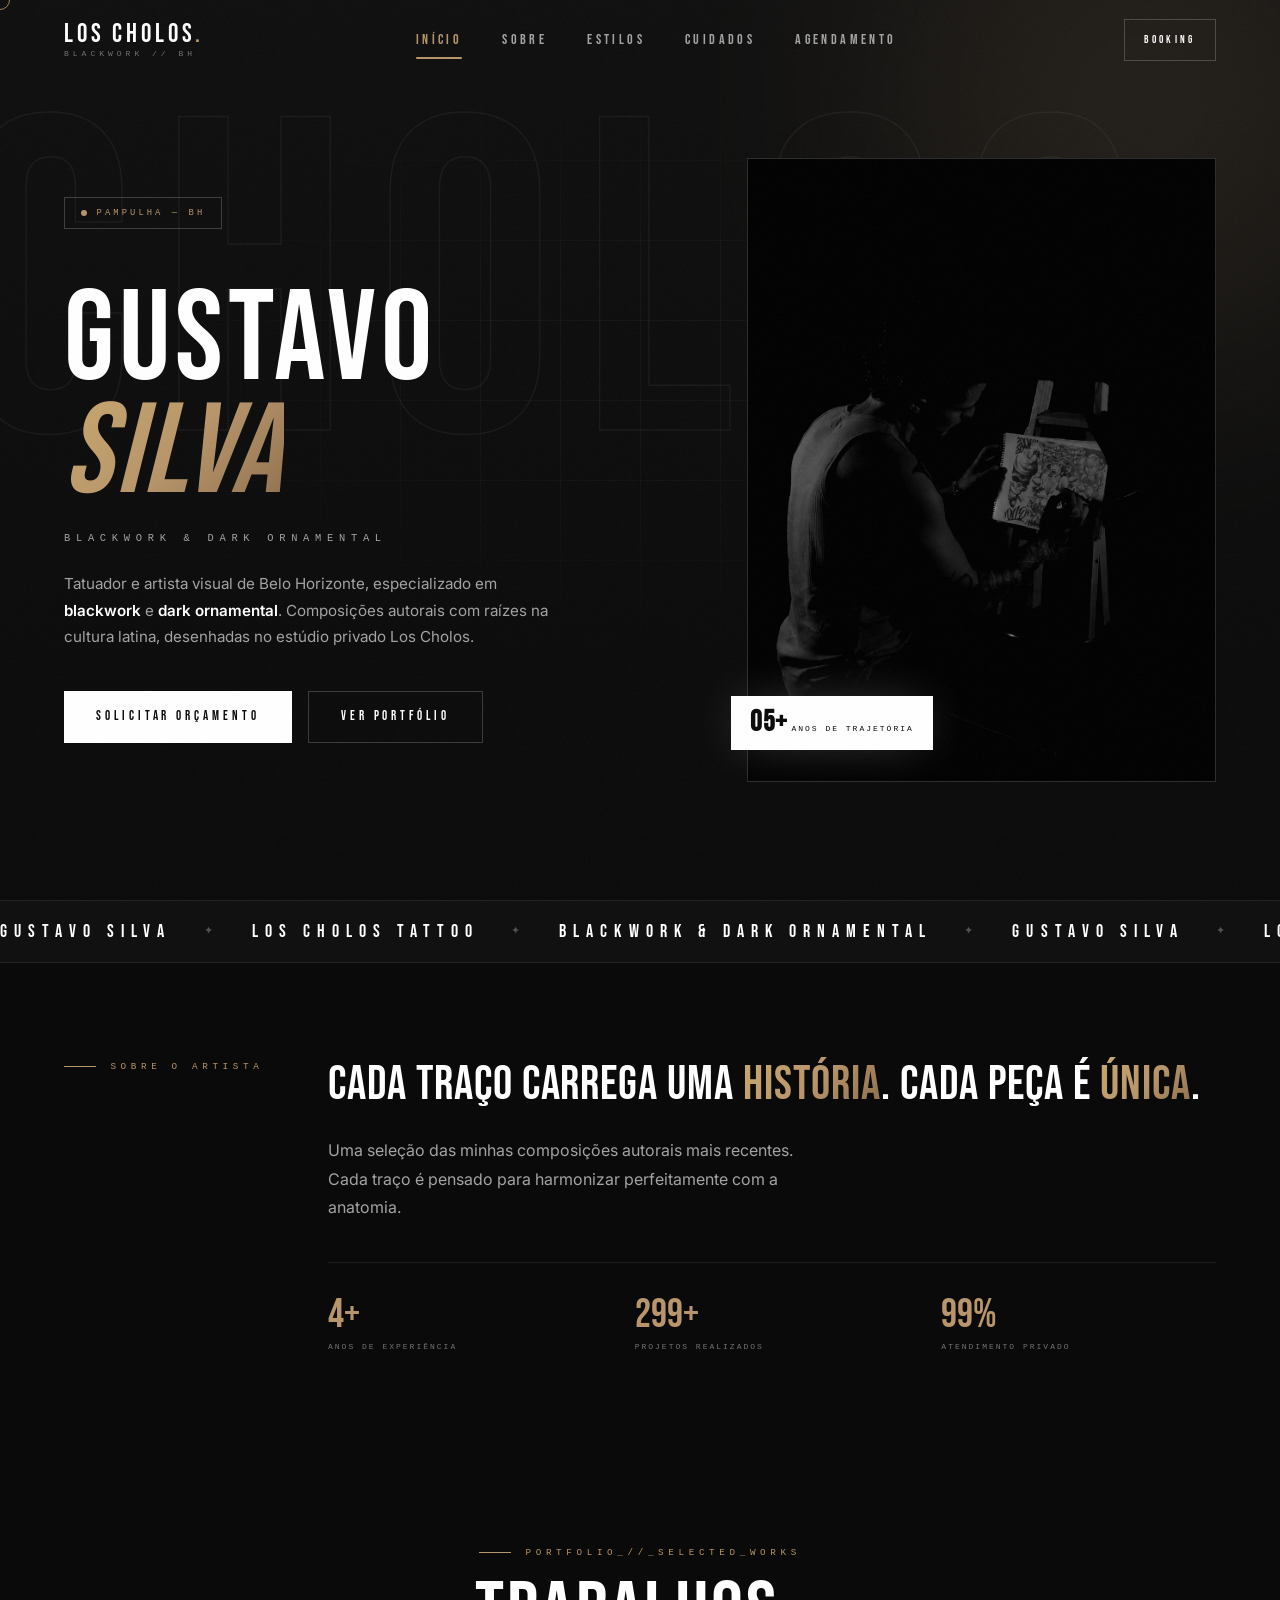
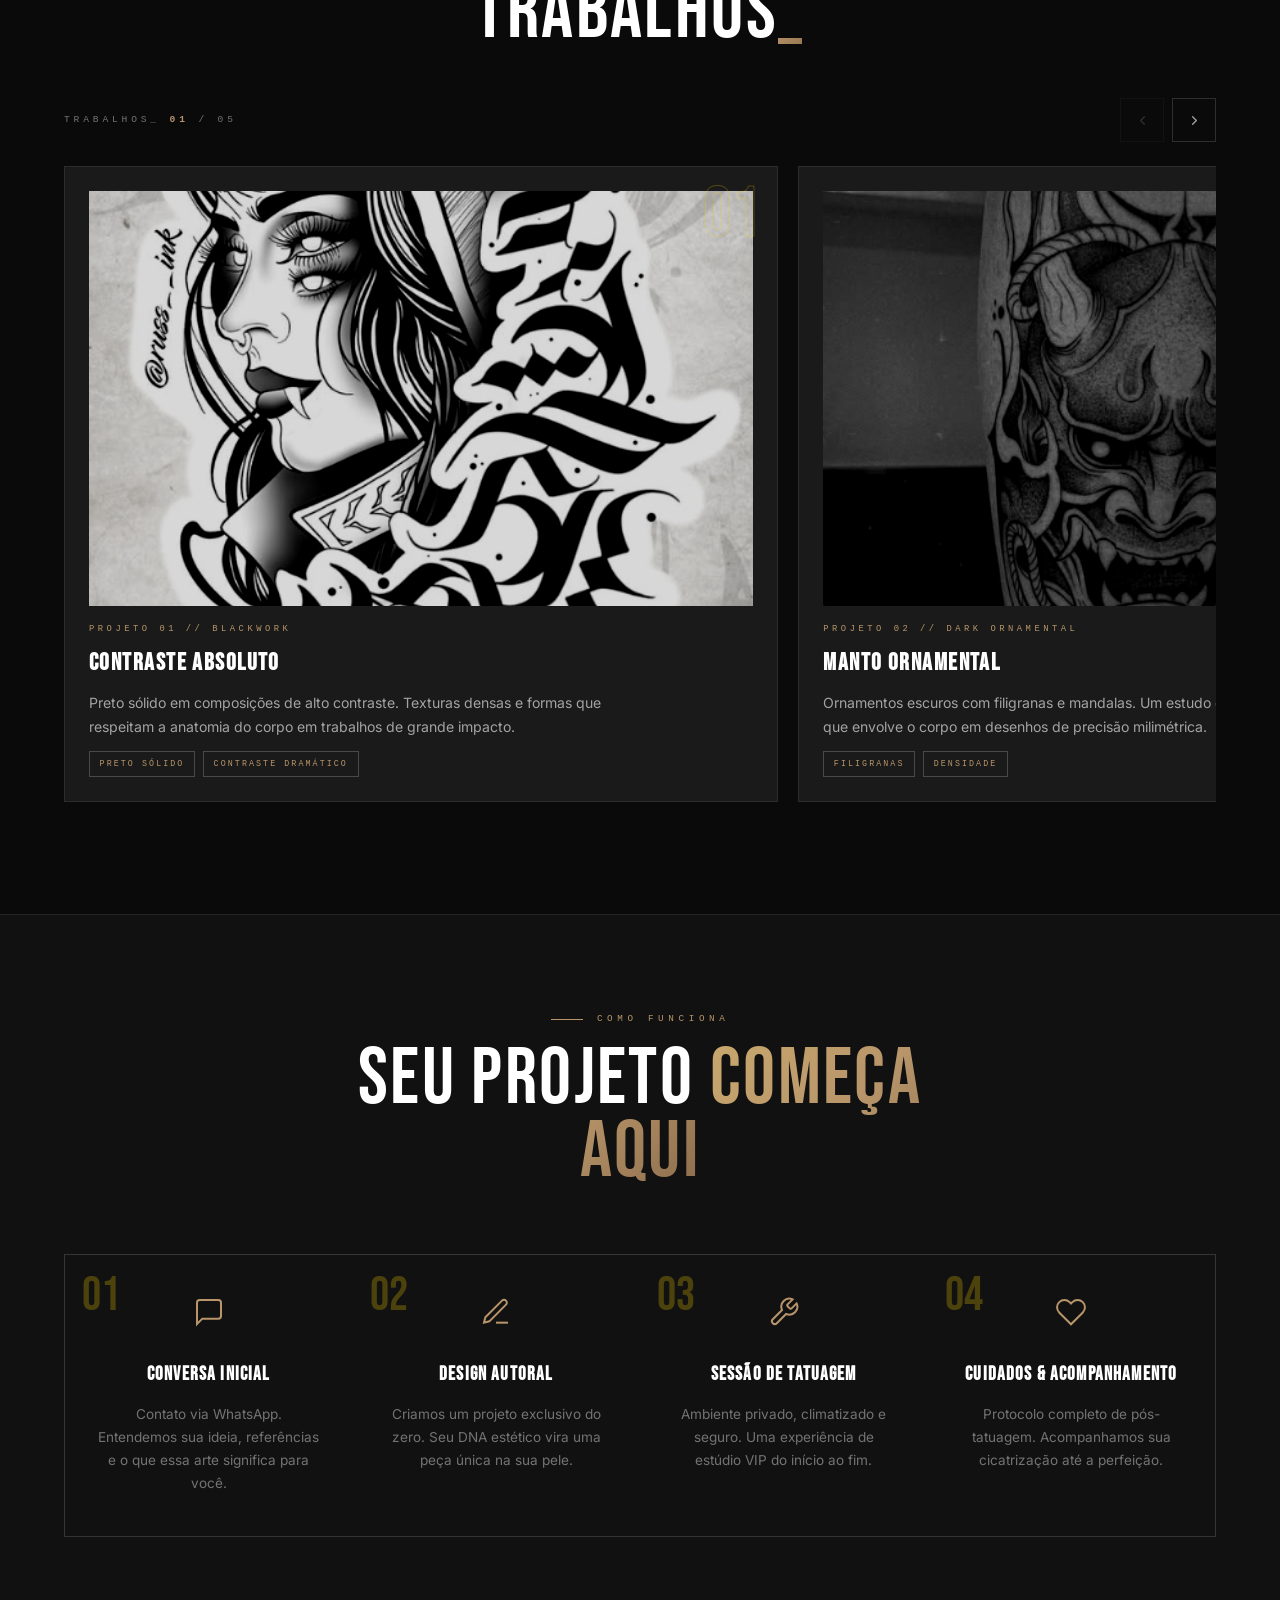
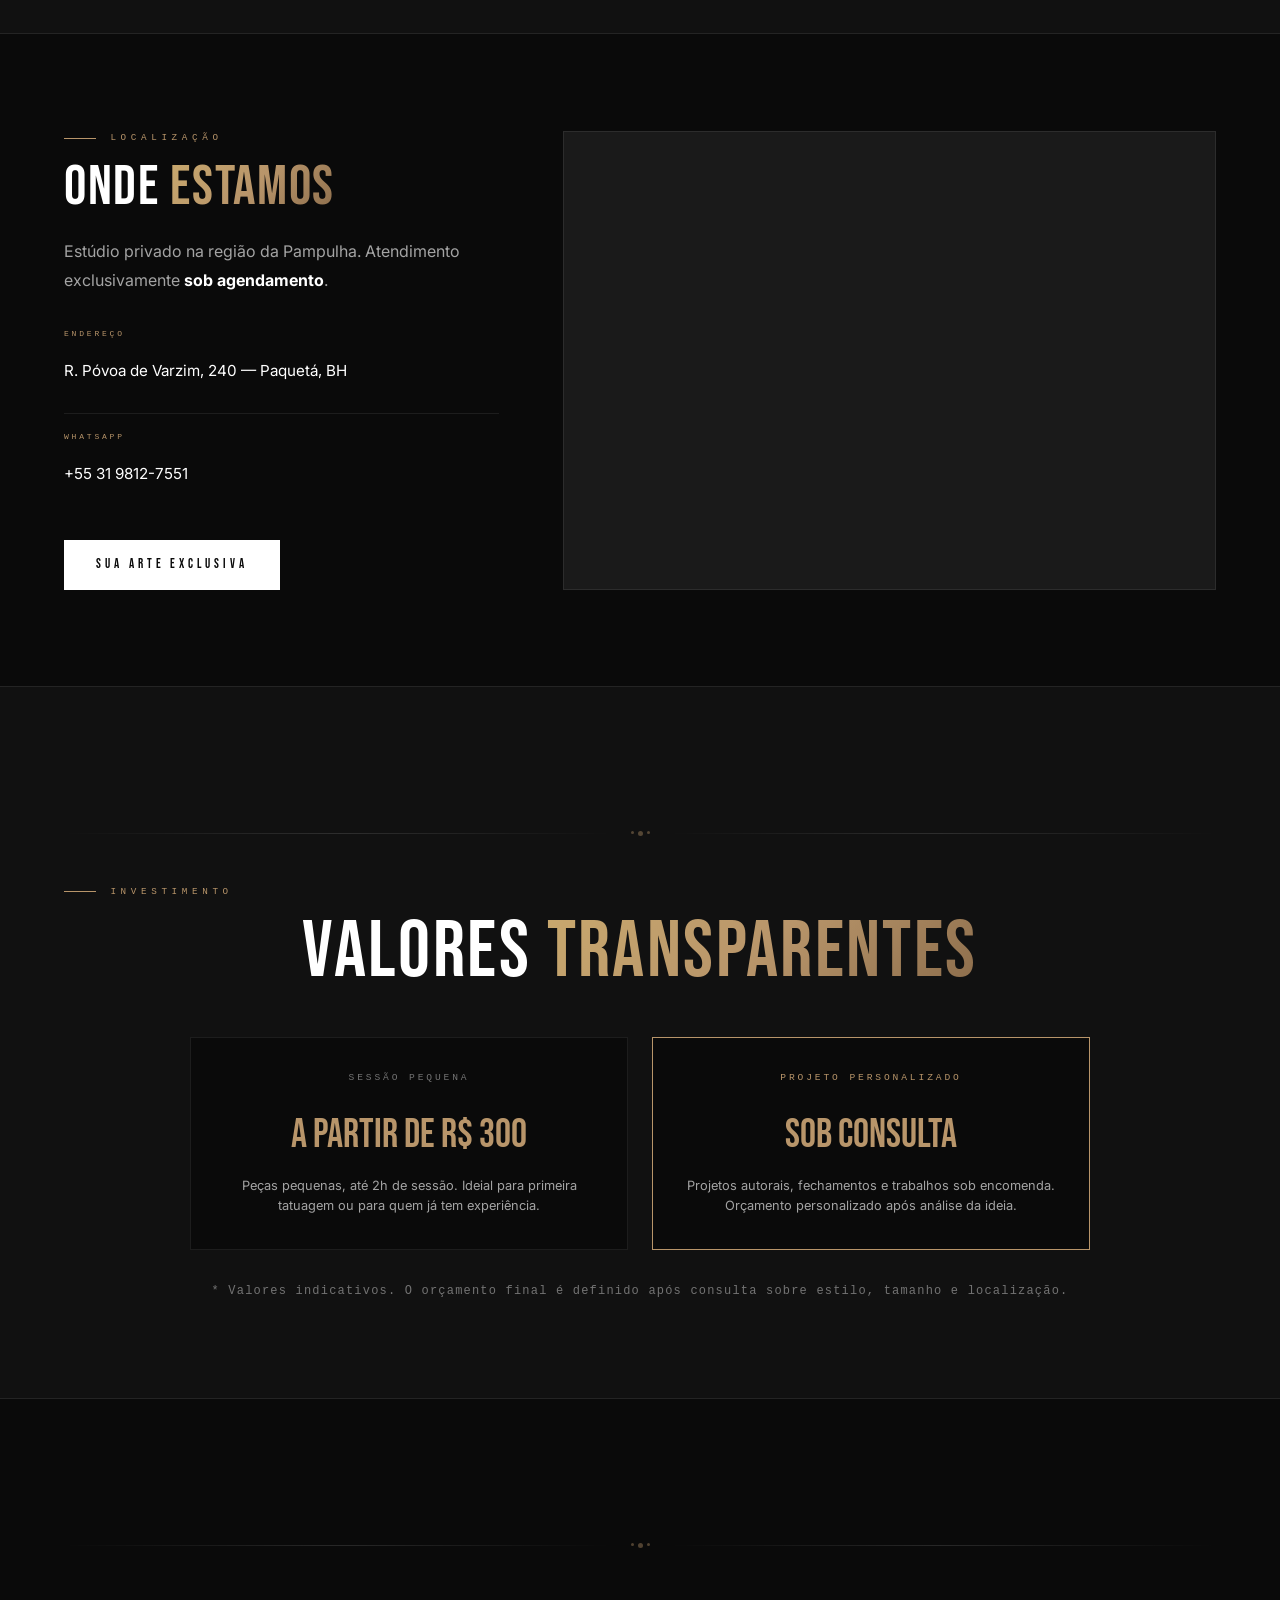
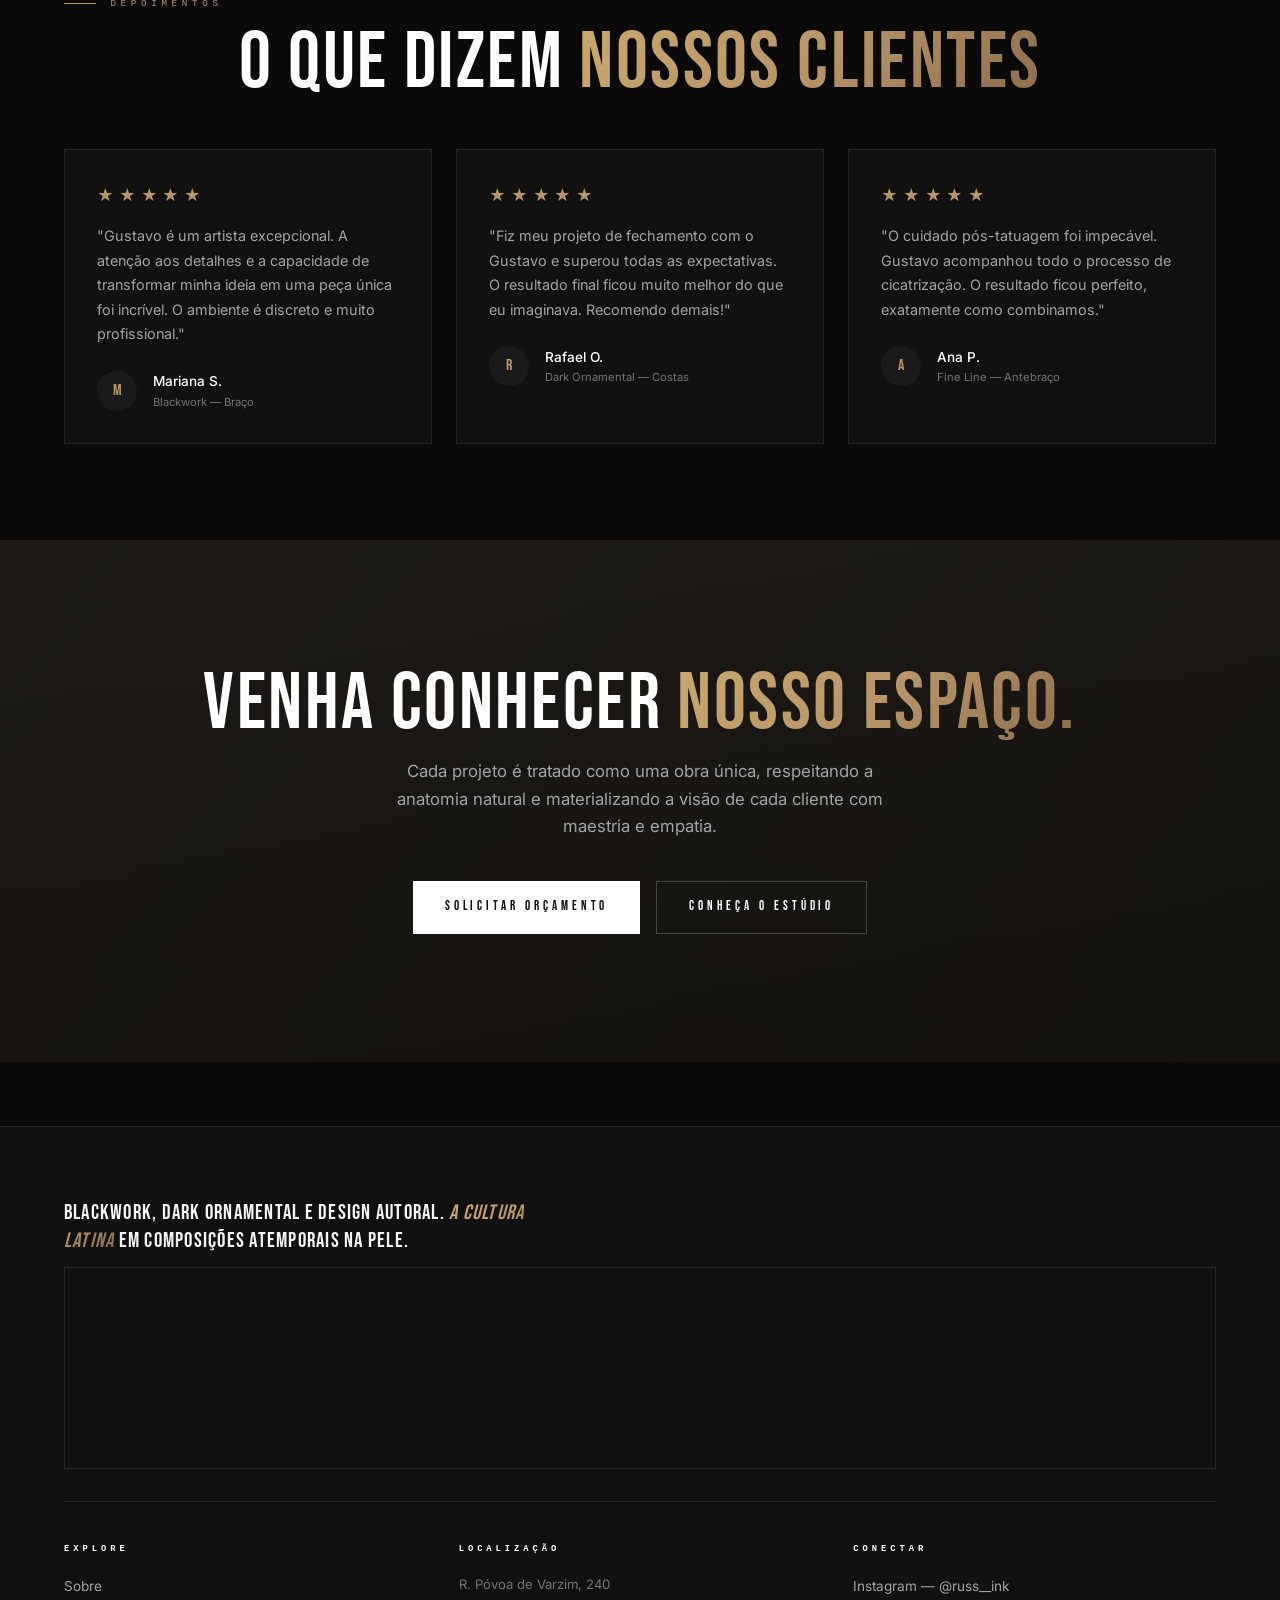
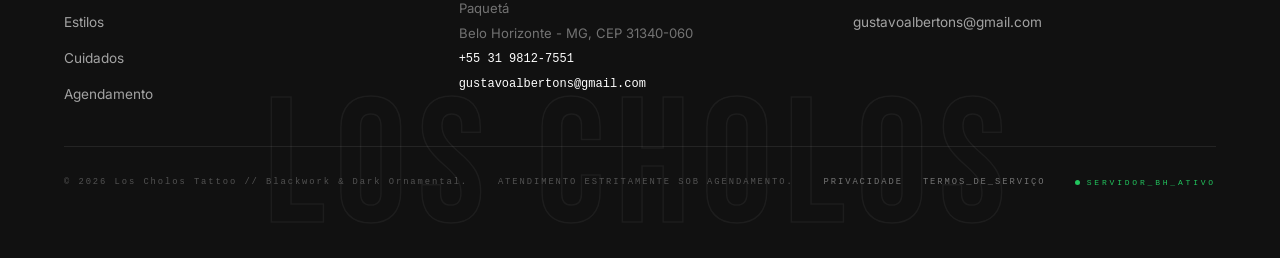
<file: index.html>
<!DOCTYPE html>
<html lang="pt-BR">
<head>
  <meta charset="UTF-8" />
  <meta name="viewport" content="width=device-width, initial-scale=1.0" />
  <title>Los Cholos Tattoo | Gustavo Silva — Blackwork & Dark Ornamental</title>
  <meta name="description" content="Estúdio privado de tatuagem em Belo Horizonte. Gustavo Silva, especialista em blackwork e dark ornamental. Cultura latina e design autoral. Atendimento sob agendamento." />
  <link rel="icon" href="img/logo-russ.png" />
  <link rel="preconnect" href="https://fonts.googleapis.com">
  <link rel="preconnect" href="https://fonts.gstatic.com" crossorigin>
  <link rel="stylesheet" href="https://fonts.googleapis.com/css2?family=Bebas+Neue&family=Inter:wght@300;400;500;600;700&display=swap" />
  <link rel="stylesheet" href="css/style.css" />
</head>
<body data-page="home">

  <!-- ================= SMOKE CANVAS ================= -->
  <canvas id="smoke-canvas"></canvas>

  <!-- ================= HERO ================= -->
  <section class="hero">
    <span class="watermark wm-hero">CHOLOS</span>
    <span class="grid-bg"></span>
    <span class="blob" style="width:520px;height:520px;top:-160px;right:-120px"></span>

    <div class="container">
      <div class="hero-inner">
        <div>
          <div class="badge hero-badge reveal"><span class="dot"></span> PAMPULHA — BH</div>
          <h1 class="h-hero reveal" style="--rd:.1s">Gustavo<br /><span class="grad ital">Silva</span></h1>
          <div class="hero-sub reveal" style="--rd:.2s">Blackwork &amp; Dark Ornamental</div>
          <p class="hero-bio reveal" style="--rd:.3s">
            Tatuador e artista visual de Belo Horizonte, especializado em <strong>blackwork</strong> e <strong>dark ornamental</strong>. Composições autorais com raízes na cultura latina, desenhadas no estúdio privado Los Cholos.
          </p>
          <div class="hero-cta reveal" style="--rd:.4s">
            <a class="btn" data-wa="Olá Gustavo, gostaria de solicitar um orçamento!" target="_blank" rel="noopener">Solicitar Orçamento</a>
            <a class="btn btn-outline" href="estilos.html">Ver Portfólio</a>
          </div>
        </div>

        <div class="hero-visual reveal" style="--rd:.2s">
          <div class="hero-img-wrap frame">
            <img class="hero-img" src="img/artista.png" alt="Gustavo Silva — Tatuador" />
          </div>
          <div class="float-badge">
            <b>05+</b>
            <span>Anos de Trajetória</span>
          </div>
        </div>
      </div>
    </div>
  </section>

  <!-- ================= MARQUEE ================= -->
  <div class="marquee" aria-hidden="true">
    <div class="marquee-track">
      <div class="marquee-group" style="display:flex">
        <span class="marquee-item"><em>Gustavo Silva</em> <span class="star">✦</span> <em>Los Cholos Tattoo</em> <span class="star">✦</span> <em>Blackwork &amp; Dark Ornamental</em> <span class="star">✦</span></span>
        <span class="marquee-item"><em>Gustavo Silva</em> <span class="star">✦</span> <em>Los Cholos Tattoo</em> <span class="star">✦</span> <em>Blackwork &amp; Dark Ornamental</em> <span class="star">✦</span></span>
      </div>
    </div>
  </div>

  <!-- ================= INTRO TEXT ================= -->
  <section class="section intro-section">
    <div class="container">
      <div class="intro-grid">
        <div class="intro-left reveal">
          <span class="eyebrow">Sobre o Artista</span>
        </div>
        <div class="intro-right">
          <h2 class="intro-title reveal" style="--rd:.1s">
            Cada traço carrega uma <span class="grad">história</span>. Cada peça é <span class="grad">única</span>.
          </h2>
          <p class="intro-text reveal" style="--rd:.2s">
            Uma seleção das minhas composições autorais mais recentes. Cada traço é pensado para harmonizar perfeitamente com a anatomia.
          </p>
          <div class="intro-stats reveal" style="--rd:.3s">
            <div class="intro-stat">
              <span class="intro-stat-num" data-count="5" data-suffix="+">0</span>
              <span class="intro-stat-label">Anos de Experiência</span>
            </div>
            <div class="intro-stat">
              <span class="intro-stat-num" data-count="300" data-suffix="+">0</span>
              <span class="intro-stat-label">Projetos Realizados</span>
            </div>
            <div class="intro-stat">
              <span class="intro-stat-num" data-count="100" data-suffix="%">0</span>
              <span class="intro-stat-label">Atendimento Privado</span>
            </div>
          </div>
        </div>
      </div>
    </div>
  </section>

  <!-- ================= FEATURED WORK ================= -->
  <section class="section featured-section">
    <div class="container">
      <div class="featured-header">
        <span class="eyebrow reveal">Portfolio_//_Selected_Works</span>
        <h2 class="h-section reveal" style="--rd:.1s;margin-top:1rem">
          Trabalhos<span class="grad">_</span>
        </h2>
      </div>
      
      <div class="slider reveal" id="projects-slider" data-slider>
        <div class="slider-head">
          <span class="slider-count">Trabalhos_ <b data-slider-current>01</b> / 05</span>
          <div class="slider-nav">
            <button class="slider-btn" data-slider-prev aria-label="Anterior"><svg viewBox="0 0 24 24" fill="none" stroke="currentColor" stroke-width="2" stroke-linecap="round" stroke-linejoin="round"><path d="m15 18-6-6 6-6"/></svg></button>
            <button class="slider-btn" data-slider-next aria-label="Próximo"><svg viewBox="0 0 24 24" fill="none" stroke="currentColor" stroke-width="2" stroke-linecap="round" stroke-linejoin="round"><path d="m9 18 6-6-6-6"/></svg></button>
          </div>
        </div>
        <div class="slider-viewport" data-slider-viewport></div>
      </div>
    </div>
  </section>

  <!-- ================= PROCESSO ================= -->
  <section class="section process-section" style="background:var(--bg-2);border-top:1px solid var(--line);border-bottom:1px solid var(--line)">
    <div class="container">
      <div class="process-header">
        <span class="eyebrow reveal" style="justify-content:center">Como Funciona</span>
        <h2 class="h-section reveal" style="--rd:.1s;margin-top:1rem;text-align:center">
          Seu Projeto <span class="grad">Começa Aqui</span>
        </h2>
      </div>
      
      <div class="process-grid stagger">
        <div class="process-step hover-lift hover-glow" data-cursor="Saiba">
          <div class="process-step-num">01</div>
          <div class="process-step-icon">
            <svg viewBox="0 0 24 24" fill="none" stroke="currentColor" stroke-width="1.5"><path d="M21 15a2 2 0 0 1-2 2H7l-4 4V5a2 2 0 0 1 2-2h14a2 2 0 0 1 2 2z"/></svg>
          </div>
          <h3>Conversa Inicial</h3>
          <p>Contato via WhatsApp. Entendemos sua ideia, referências e o que essa arte significa para você.</p>
        </div>
        
        <div class="process-step hover-lift hover-glow" data-cursor="Veja">
          <div class="process-step-num">02</div>
          <div class="process-step-icon">
            <svg viewBox="0 0 24 24" fill="none" stroke="currentColor" stroke-width="1.5"><path d="M12 20h9"/><path d="M16.5 3.5a2.121 2.121 0 0 1 3 3L7 19l-4 1 1-4L16.5 3.5z"/></svg>
          </div>
          <h3>Design Autoral</h3>
          <p>Criamos um projeto exclusivo do zero. Seu DNA estético vira uma peça única na sua pele.</p>
        </div>
        
        <div class="process-step hover-lift hover-glow" data-cursor="Sinta">
          <div class="process-step-num">03</div>
          <div class="process-step-icon">
            <svg viewBox="0 0 24 24" fill="none" stroke="currentColor" stroke-width="1.5"><path d="M14.7 6.3a1 1 0 0 0 0 1.4l1.6 1.6a1 1 0 0 0 1.4 0l3.77-3.77a6 6 0 0 1-7.94 7.94l-6.91 6.91a2.12 2.12 0 0 1-3-3l6.91-6.91a6 6 0 0 1 7.94-7.94l-3.76 3.76z"/></svg>
          </div>
          <h3>Sessão de Tatuagem</h3>
          <p>Ambiente privado, climatizado e seguro. Uma experiência de estúdio VIP do início ao fim.</p>
        </div>
        
        <div class="process-step hover-lift hover-glow" data-cursor="Cuide">
          <div class="process-step-num">04</div>
          <div class="process-step-icon">
            <svg viewBox="0 0 24 24" fill="none" stroke="currentColor" stroke-width="1.5"><path d="M20.84 4.61a5.5 5.5 0 0 0-7.78 0L12 5.67l-1.06-1.06a5.5 5.5 0 0 0-7.78 7.78l1.06 1.06L12 21.23l7.78-7.78 1.06-1.06a5.5 5.5 0 0 0 0-7.78z"/></svg>
          </div>
          <h3>Cuidados & Acompanhamento</h3>
          <p>Protocolo completo de pós-tatuagem. Acompanhamos sua cicatrização até a perfeição.</p>
        </div>
      </div>
    </div>
  </section>

  <!-- ================= LOCALIZAÇÃO ================= -->
  <section class="section">
    <div class="container">
      <div class="location-grid">
        <div class="location-info reveal">
          <span class="eyebrow">Localização</span>
          <h2 class="h-section" style="margin-top:1rem;font-size:clamp(2rem,5vw,3.5rem)">
            Onde <span class="grad">Estamos</span>
          </h2>
          <p style="color:var(--stone-400);margin-top:1.5rem;line-height:1.8">
            Estúdio privado na região da Pampulha. Atendimento exclusivamente <strong style="color:var(--cream)">sob agendamento</strong>.
          </p>
          <div class="location-details" style="margin-top:2rem">
            <div class="location-detail">
              <span class="location-detail-label">Endereço</span>
              <span class="location-detail-value"><a href="https://maps.google.com/?q=R.+Póvoa+de+Varzim+240+Paquetá+Belo+Horizonte+MG" target="_blank" rel="noopener" style="color:inherit;text-decoration:none">R. Póvoa de Varzim, 240 — Paquetá, BH</a></span>
            </div>
            <div class="location-detail">
              <span class="location-detail-label">WhatsApp</span>
              <span class="location-detail-value"><a href="https://wa.me/553198127551" target="_blank" rel="noopener" style="color:inherit;text-decoration:none">+55 31 9812-7551</a></span>
            </div>
          </div>
          <div style="margin-top:2.5rem">
            <a class="btn" data-wa="Olá Gustavo, gostaria de agendar!" target="_blank" rel="noopener">Sua Arte Exclusiva</a>
          </div>
        </div>
        <div class="location-map reveal" style="--rd:.15s">
          <div class="frame" style="overflow:hidden">
            <iframe 
              src="https://maps.google.com/maps?q=-19.870195,-43.992950&t=&z=17&ie=UTF8&iwloc=&output=embed" 
              width="100%" 
              height="450" 
              style="border:0;filter:grayscale(0.8) brightness(0.9) contrast(1.1)" 
              allowfullscreen="" 
              loading="lazy" 
              referrerpolicy="no-referrer-when-downgrade"
              title="Los Cholos Tattoo — Localização">
            </iframe>
          </div>
        </div>
      </div>
    </div>
  </section>

  <!-- ================= FAIXA DE PREÇO ================= -->
  <section class="section" style="background:var(--bg-2);border-top:1px solid var(--line);border-bottom:1px solid var(--line)">
    <div class="container">
      <div class="ornamental-divider">
        <div class="dotwork">
          <span></span><span></span><span></span>
        </div>
      </div>
      <div style="text-align:center;margin-bottom:3rem">
        <span class="eyebrow reveal">Investimento</span>
        <h2 class="h-section reveal" style="--rd:.1s;margin-top:1rem">
          Valores <span class="grad">Transparentes</span>
        </h2>
      </div>
      <div style="display:grid;grid-template-columns:repeat(auto-fit,minmax(280px,1fr));gap:1.5rem;max-width:900px;margin:0 auto">
        <div class="reveal" style="--rd:.1s;padding:2rem;background:var(--bg);border:1px solid var(--line);text-align:center">
          <div style="font-family:var(--font-mono);font-size:0.6rem;letter-spacing:0.3em;text-transform:uppercase;color:var(--stone-500);margin-bottom:1rem">Sessão Pequena</div>
          <div style="font-family:var(--font-display);font-size:2.5rem;color:var(--ink);margin-bottom:0.5rem">A partir de R$ 300</div>
          <div style="font-size:0.8rem;color:var(--stone-400);line-height:1.6">Peças pequenas, até 2h de sessão. Ideial para primeira tatuagem ou para quem já tem experiência.</div>
        </div>
        <div class="reveal" style="--rd:.2s;padding:2rem;background:var(--bg);border:1px solid var(--ink);text-align:center">
          <div style="font-family:var(--font-mono);font-size:0.6rem;letter-spacing:0.3em;text-transform:uppercase;color:var(--ink);margin-bottom:1rem">Projeto Personalizado</div>
          <div style="font-family:var(--font-display);font-size:2.5rem;color:var(--ink);margin-bottom:0.5rem">Sob Consulta</div>
          <div style="font-size:0.8rem;color:var(--stone-400);line-height:1.6">Projetos autorais, fechamentos e trabalhos sob encomenda. Orçamento personalizado após análise da ideia.</div>
        </div>
      </div>
      <p class="reveal" style="--rd:.3s;text-align:center;margin-top:2rem;font-size:0.75rem;color:var(--stone-500);font-family:var(--font-mono);letter-spacing:0.1em">
        * Valores indicativos. O orçamento final é definido após consulta sobre estilo, tamanho e localização.
      </p>
    </div>
  </section>

  <!-- ================= PROVA SOCIAL ================= -->
  <section class="section" style="background:var(--bg)">
    <div class="container">
      <div class="ornamental-divider">
        <div class="dotwork">
          <span></span><span></span><span></span>
        </div>
      </div>
      <div style="text-align:center;margin-bottom:3rem">
        <span class="eyebrow reveal">Depoimentos</span>
        <h2 class="h-section reveal" style="--rd:.1s;margin-top:1rem">
          O Que Dizem <span class="grad">Nossos Clientes</span>
        </h2>
      </div>
      <div class="testimonials-grid" style="display:grid;grid-template-columns:repeat(auto-fit,minmax(300px,1fr));gap:1.5rem">
        <div class="testimonial-card reveal" style="--rd:.1s;padding:2rem;background:var(--bg-2);border:1px solid var(--line)">
          <div style="display:flex;gap:0.3rem;margin-bottom:1rem;color:var(--ink)">
            <span>&#9733;</span><span>&#9733;</span><span>&#9733;</span><span>&#9733;</span><span>&#9733;</span>
          </div>
          <p style="color:var(--stone-400);font-size:0.9rem;line-height:1.7;margin-bottom:1.5rem">
            "Gustavo é um artista excepcional. A atenção aos detalhes e a capacidade de transformar minha ideia em uma peça única foi incrível. O ambiente é discreto e muito profissional."
          </p>
          <div style="display:flex;align-items:center;gap:1rem">
            <div style="width:40px;height:40px;background:var(--bg-3);border-radius:50%;display:flex;align-items:center;justify-content:center;font-family:var(--font-display);color:var(--ink)">M</div>
            <div>
              <div style="font-size:0.85rem;font-weight:500">Mariana S.</div>
              <div style="font-size:0.7rem;color:var(--stone-500)">Blackwork — Braço</div>
            </div>
          </div>
        </div>
        <div class="testimonial-card reveal" style="--rd:.2s;padding:2rem;background:var(--bg-2);border:1px solid var(--line)">
          <div style="display:flex;gap:0.3rem;margin-bottom:1rem;color:var(--ink)">
            <span>&#9733;</span><span>&#9733;</span><span>&#9733;</span><span>&#9733;</span><span>&#9733;</span>
          </div>
          <p style="color:var(--stone-400);font-size:0.9rem;line-height:1.7;margin-bottom:1.5rem">
            "Fiz meu projeto de fechamento com o Gustavo e superou todas as expectativas. O resultado final ficou muito melhor do que eu imaginava. Recomendo demais!"
          </p>
          <div style="display:flex;align-items:center;gap:1rem">
            <div style="width:40px;height:40px;background:var(--bg-3);border-radius:50%;display:flex;align-items:center;justify-content:center;font-family:var(--font-display);color:var(--ink)">R</div>
            <div>
              <div style="font-size:0.85rem;font-weight:500">Rafael O.</div>
              <div style="font-size:0.7rem;color:var(--stone-500)">Dark Ornamental — Costas</div>
            </div>
          </div>
        </div>
        <div class="testimonial-card reveal" style="--rd:.3s;padding:2rem;background:var(--bg-2);border:1px solid var(--line)">
          <div style="display:flex;gap:0.3rem;margin-bottom:1rem;color:var(--ink)">
            <span>&#9733;</span><span>&#9733;</span><span>&#9733;</span><span>&#9733;</span><span>&#9733;</span>
          </div>
          <p style="color:var(--stone-400);font-size:0.9rem;line-height:1.7;margin-bottom:1.5rem">
            "O cuidado pós-tatuagem foi impecável. Gustavo acompanhou todo o processo de cicatrização. O resultado ficou perfeito, exatamente como combinamos."
          </p>
          <div style="display:flex;align-items:center;gap:1rem">
            <div style="width:40px;height:40px;background:var(--bg-3);border-radius:50%;display:flex;align-items:center;justify-content:center;font-family:var(--font-display);color:var(--ink)">A</div>
            <div>
              <div style="font-size:0.85rem;font-weight:500">Ana P.</div>
              <div style="font-size:0.7rem;color:var(--stone-500)">Fine Line — Antebraço</div>
            </div>
          </div>
        </div>
      </div>
    </div>
  </section>

  <!-- ================= CTA FINAL ================= -->
  <section class="cta-final">
    <div class="cta-final-bg"></div>
    <div class="container" style="text-align:center;position:relative;z-index:1">
      <h2 class="cta-final-title reveal">
        Venha conhecer <span class="grad">Nosso Espaço.</span>
      </h2>
      <p class="cta-final-text reveal" style="--rd:.1s">
        Cada projeto é tratado como uma obra única, respeitando a anatomia natural e materializando a visão de cada cliente com maestria e empatia.
      </p>
      <div class="cta-final-buttons reveal" style="--rd:.2s">
        <a class="btn magnetic" data-cursor="Agendar" data-wa="Olá Gustavo, gostaria de solicitar um orçamento para conhecer o estúdio!" target="_blank" rel="noopener"><span class="magnetic-inner">Solicitar Orçamento</span></a>
        <a class="btn btn-ghost magnetic" data-cursor="Conheça" href="sobre.html"><span class="magnetic-inner">Conheça o Estúdio</span></a>
      </div>
    </div>
  </section>

  <script src="js/data.js"></script>
  <script src="js/main.js"></script>
  <script src="js/smoke.js"></script>
</body>
</html>
</file>
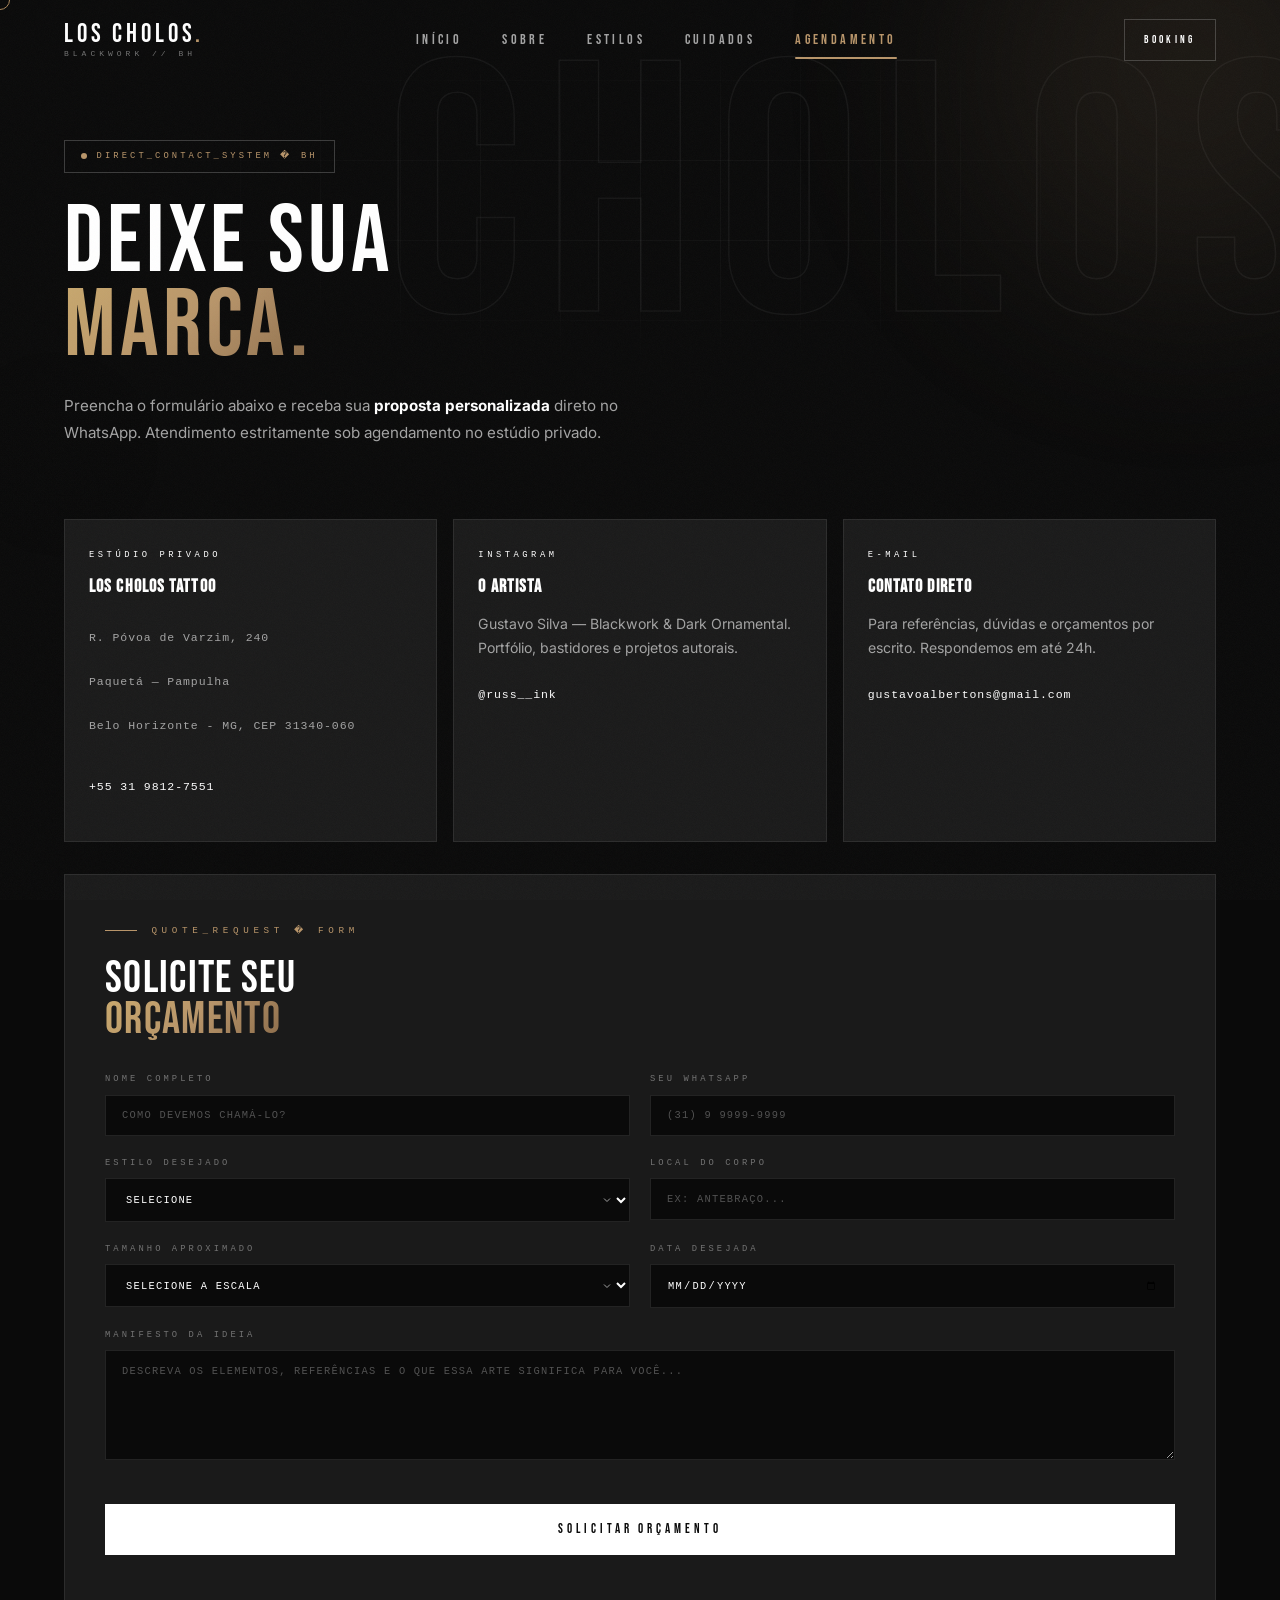
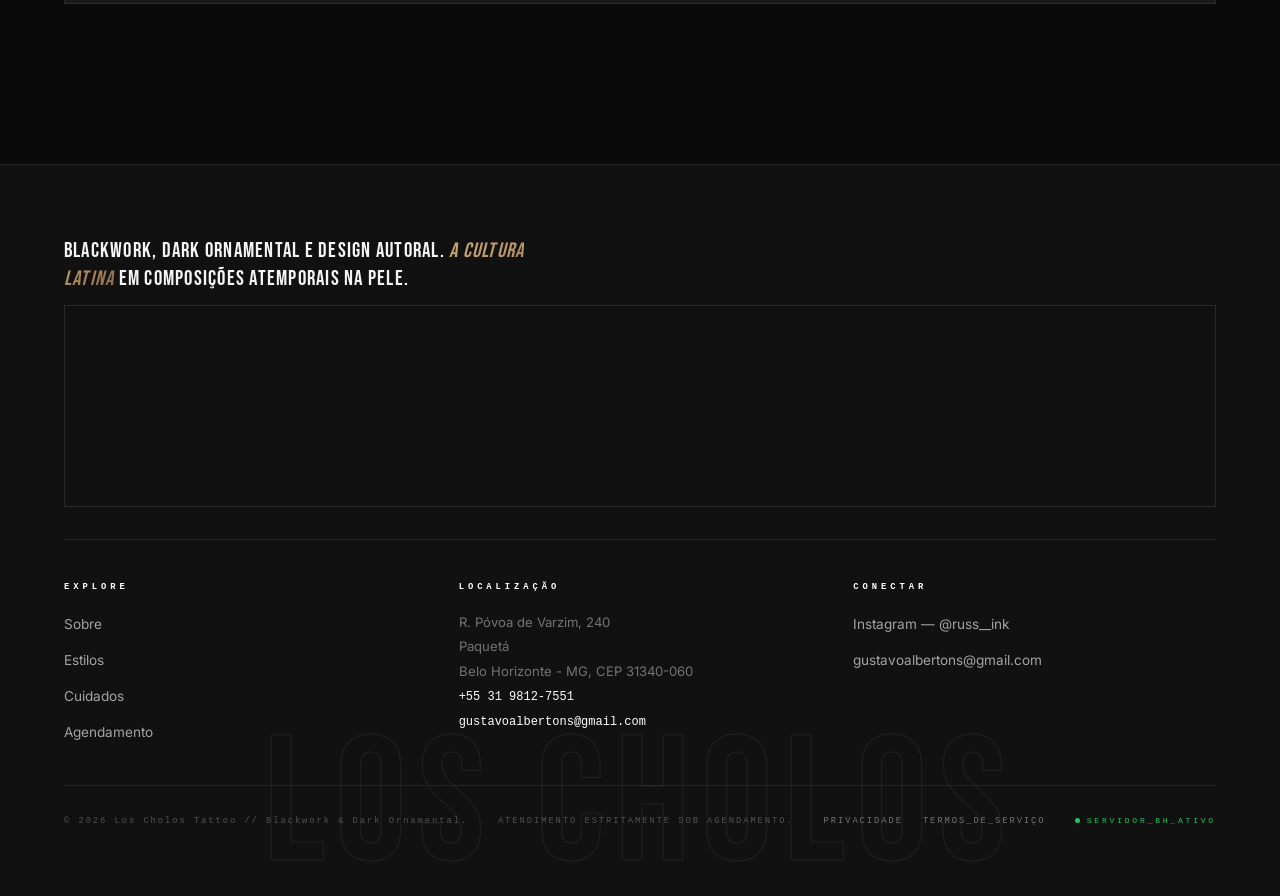
<file: agendamento.html>
<!DOCTYPE html>
<html lang="pt-BR">
<head>
  <meta charset="UTF-8" />
  <meta name="viewport" content="width=device-width, initial-scale=1.0" />
  <title>Agendamento | Los Cholos Tattoo</title>
  <meta name="description" content="Solicite seu orçamento no Los Cholos Tattoo. Preencha o formulário e receba o atendimento pelo WhatsApp. Estúdio privado em Belo Horizonte - MG." />
  <link rel="icon" href="img/logo-russ.png" />
  <link rel="preconnect" href="https://fonts.googleapis.com">
  <link rel="preconnect" href="https://fonts.gstatic.com" crossorigin>
  <link rel="stylesheet" href="https://fonts.googleapis.com/css2?family=Bebas+Neue&family=Inter:wght@300;400;500;600;700&display=swap" />
  <link rel="stylesheet" href="css/style.css" />
</head>
<body data-page="contact">

  <canvas id="smoke-canvas"></canvas>

  <!-- ================= PAGE HERO ================= -->
  <section class="page-hero">
    <span class="watermark wm-page">CHOLOS</span>
    <span class="grid-bg"></span>
    <span class="blob" style="width:420px;height:420px;top:-140px;right:-120px"></span>
    <div class="container" style="position:relative;z-index:1">
      <div class="badge reveal"><span class="dot"></span> Direct_Contact_System � BH</div>
      <h1 class="h-page reveal" style="--rd:.1s;margin-top:1.75rem">Deixe sua<br /><span class="grad">Marca.</span></h1>
      <p class="lead reveal" style="--rd:.2s;margin-top:1.5rem">
        Preencha o formulário abaixo e receba sua <strong>proposta personalizada</strong> direto no WhatsApp. Atendimento estritamente sob agendamento no estúdio privado.
      </p>
    </div>
  </section>

  <!-- ================= CONTATOS ================= -->
  <section class="section" style="padding-top:1rem">
    <div class="container">
      <div class="contact-grid">
        <div class="frame overlay-slide contact-card reveal">
          <span class="label">Estúdio Privado</span>
          <h3>Los Cholos Tattoo</h3>
          <p><a href="https://maps.google.com/?q=R.+Póvoa+de+Varzim+240+Paquetá+Belo+Horizonte+MG" target="_blank" rel="noopener" style="color:inherit;text-decoration:none">R. Póvoa de Varzim, 240<br />Paquetá — Pampulha<br />Belo Horizonte - MG, CEP 31340-060</a></p>
          <a href="https://wa.me/553198127551" target="_blank" rel="noopener">+55 31 9812-7551</a>
        </div>
        <div class="frame overlay-slide contact-card reveal" style="--rd:.1s">
          <span class="label">Instagram</span>
          <h3>O Artista</h3>
          <p>Gustavo Silva — Blackwork &amp; Dark Ornamental. Portfólio, bastidores e projetos autorais.</p>
          <a href="https://www.instagram.com/russ__ink/" target="_blank" rel="noopener">@russ__ink</a>
        </div>
        <div class="frame overlay-slide contact-card reveal" style="--rd:.2s">
          <span class="label">E-mail</span>
          <h3>Contato Direto</h3>
          <p>Para referências, dúvidas e orçamentos por escrito. Respondemos em até 24h.</p>
          <a href="mailto:gustavoalbertons@gmail.com">gustavoalbertons@gmail.com</a>
        </div>
      </div>

      <!-- ================= FORMULÁRIO ================= -->
      <div class="frame form-card reveal">
        <div class="section-head" style="margin-bottom:2rem">
          <span class="eyebrow">Quote_Request � Form</span>
          <h2 class="h-section" style="margin-top:1.2rem;font-size:clamp(1.8rem,4vw,2.8rem)">Solicite seu<br /><span class="grad">Orçamento</span></h2>
        </div>

        <form id="quote-form" class="form-grid" novalidate>
          <div class="field">
            <label for="q-name">Nome Completo</label>
            <input id="q-name" name="name" type="text" placeholder="COMO DEVEMOS CHAMÁ-LO?" required autocomplete="name" />
          </div>

          <div class="field">
            <label for="q-whats">Seu WhatsApp</label>
            <input id="q-whats" name="whats" type="tel" placeholder="(31) 9 9999-9999" autocomplete="tel" />
          </div>

          <div class="field">
            <label for="q-style">Estilo Desejado</label>
            <select id="q-style" name="style" required>
              <option value="" selected disabled>SELECIONE</option>
              <option>Blackwork</option>
              <option>Dark Ornamental</option>
              <option>Chicano / Cultura Latina</option>
              <option>Projeto Autoral (Custom)</option>
              <option>Fechamento (Projeto Completo)</option>
              <option>Outro</option>
            </select>
          </div>

          <div class="field">
            <label for="q-placement">Local do Corpo</label>
            <input id="q-placement" name="placement" type="text" placeholder="EX: ANTEBRAÇO..." />
          </div>

          <div class="field">
            <label for="q-size">Tamanho Aproximado</label>
            <select id="q-size" name="size">
              <option value="" selected disabled>SELECIONE A ESCALA</option>
              <option>Pequeno (até 10cm)</option>
              <option>Médio (10-20cm)</option>
              <option>Grande (acima de 20cm)</option>
              <option>Fechamento — Projeto Completo</option>
            </select>
          </div>

          <div class="field">
            <label for="q-date">Data Desejada</label>
            <input id="q-date" name="date" type="date" />
          </div>

          <div class="field full">
            <label for="q-idea">Manifesto da Ideia</label>
            <textarea id="q-idea" name="idea" placeholder="DESCREVA OS ELEMENTOS, REFERÊNCIAS E O QUE ESSA ARTE SIGNIFICA PARA VOCÊ..."></textarea>
          </div>

          <div class="field full">
            <button type="submit" class="btn form-submit">Solicitar Orçamento</button>
          </div>
        </form>
      </div>
    </div>
  </section>

  <script src="js/data.js"></script>
  <script src="js/smoke.js"></script>
  <script src="js/main.js"></script>
  <script src="js/contact.js"></script>
</body>
</html>
</file>
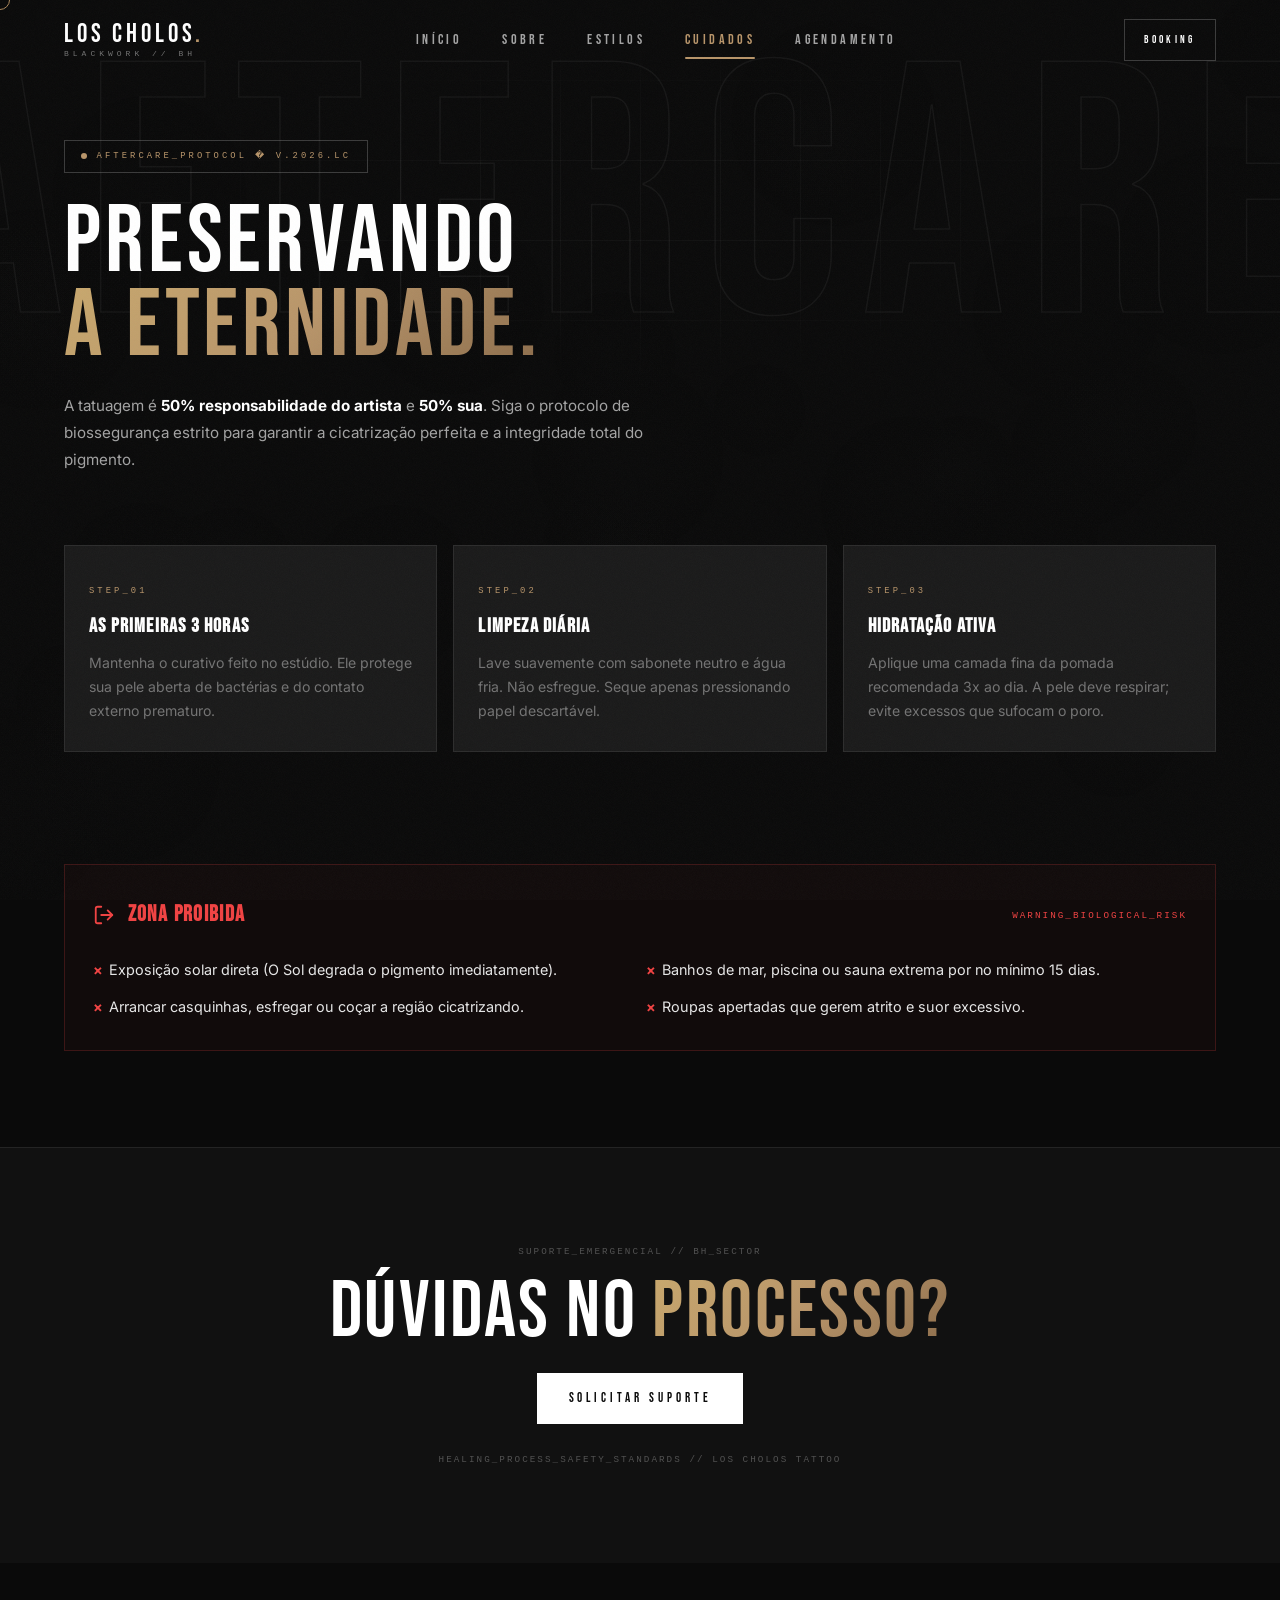
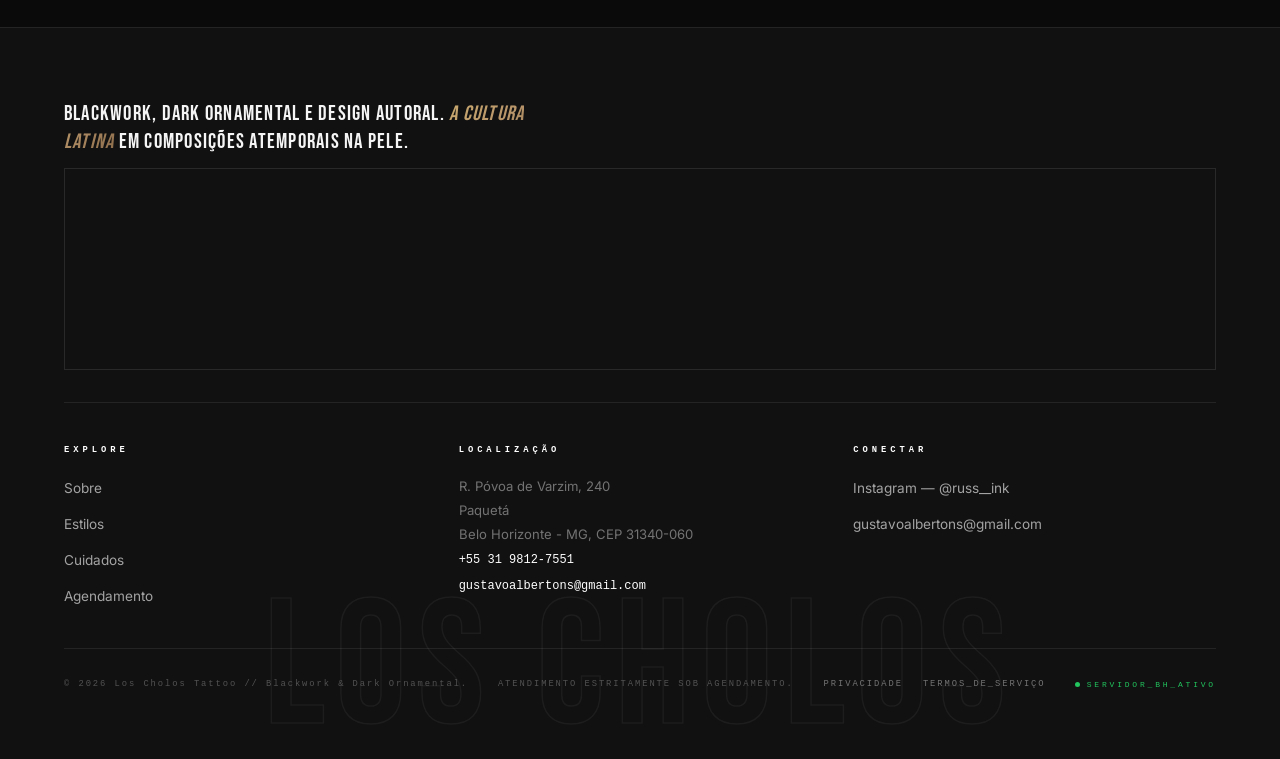
<file: cuidados.html>
<!DOCTYPE html>
<html lang="pt-BR">
<head>
  <meta charset="UTF-8" />
  <meta name="viewport" content="width=device-width, initial-scale=1.0" />
  <title>Cuidados | Los Cholos Tattoo Protocol</title>
  <meta name="description" content="Protocolo de cuidados pós-tatuagem do Los Cholos Tattoo: curativo, limpeza diária, hidratação e a lista da zona proibida durante a cicatrização." />
  <link rel="icon" href="img/logo-russ.png" />
  <link rel="preconnect" href="https://fonts.googleapis.com">
  <link rel="preconnect" href="https://fonts.gstatic.com" crossorigin>
  <link rel="stylesheet" href="https://fonts.googleapis.com/css2?family=Bebas+Neue&family=Inter:wght@300;400;500;600;700&display=swap" />
  <link rel="stylesheet" href="css/style.css" />
</head>
<body data-page="care">

  <canvas id="smoke-canvas"></canvas>

  <!-- ================= PAGE HERO ================= -->
  <section class="page-hero">
    <span class="watermark wm-page">AFTERCARE</span>
    <span class="grid-bg"></span>
    <div class="container" style="position:relative;z-index:1">
      <div class="badge reveal"><span class="dot"></span> Aftercare_Protocol � v.2026.LC</div>
      <h1 class="h-page reveal" style="--rd:.1s;margin-top:1.75rem">Preservando<br /><span class="grad">A Eternidade.</span></h1>
      <p class="lead reveal" style="--rd:.2s;margin-top:1.5rem">
        A tatuagem é <strong>50% responsabilidade do artista</strong> e <strong>50% sua</strong>. Siga o protocolo de biossegurança estrito para garantir a cicatrização perfeita e a integridade total do pigmento.
      </p>
    </div>
  </section>

  <!-- ================= CUIDADOS ================= -->
  <section class="section" style="padding-top:1rem">
    <div class="container">
      <div class="care-grid">
        <div class="frame overlay-slide care-card reveal">
          <span class="step">STEP_01</span>
          <h3>As Primeiras 3 Horas</h3>
          <p>Mantenha o curativo feito no estúdio. Ele protege sua pele aberta de bactérias e do contato externo prematuro.</p>
        </div>
        <div class="frame overlay-slide care-card reveal" style="--rd:.1s">
          <span class="step">STEP_02</span>
          <h3>Limpeza Diária</h3>
          <p>Lave suavemente com sabonete neutro e água fria. Não esfregue. Seque apenas pressionando papel descartável.</p>
        </div>
        <div class="frame overlay-slide care-card reveal" style="--rd:.2s">
          <span class="step">STEP_03</span>
          <h3>Hidratação Ativa</h3>
          <p>Aplique uma camada fina da pomada recomendada 3x ao dia. A pele deve respirar; evite excessos que sufocam o poro.</p>
        </div>
      </div>
    </div>
  </section>

  <!-- ================= ZONA PROIBIDA ================= -->
  <section class="section" style="padding-top:1rem">
    <div class="container">
      <div class="danger reveal">
        <div class="danger-head">
          <svg viewBox="0 0 24 24" fill="none" stroke="currentColor" stroke-width="2" stroke-linecap="round" stroke-linejoin="round"><path d="M9 21H5a2 2 0 0 1-2-2V5a2 2 0 0 1 2-2h4"/><polyline points="16 17 21 12 16 7"/><line x1="21" y1="12" x2="9" y2="12"/></svg>
          <h3>Zona Proibida</h3>
          <span class="mono-note" style="margin-left:auto;color:var(--red)">Warning_Biological_Risk</span>
        </div>
        <ul>
          <li>Exposição solar direta (O Sol degrada o pigmento imediatamente).</li>
          <li>Banhos de mar, piscina ou sauna extrema por no mínimo 15 dias.</li>
          <li>Arrancar casquinhas, esfregar ou coçar a região cicatrizando.</li>
          <li>Roupas apertadas que gerem atrito e suor excessivo.</li>
        </ul>
      </div>
    </div>
  </section>

  <!-- ================= SUPORTE ================= -->
  <section class="section cta-strip" style="background:var(--bg-2);border-top:1px solid var(--line)">
    <div class="container">
      <div class="reveal">
        <span class="mono-note" style="display:block;margin-bottom:1rem">Suporte_Emergencial // BH_Sector</span>
        <h2 class="h-section" style="margin-bottom:1.5rem">Dúvidas no <span class="grad">processo?</span></h2>
        <a class="btn" data-wa="Olá Gustavo, preciso de suporte sobre o após-tatuagem!" target="_blank" rel="noopener">Solicitar Suporte</a>
        <p class="mono-note" style="margin-top:1.75rem">Healing_Process_Safety_Standards // Los Cholos Tattoo</p>
      </div>
    </div>
  </section>

  <script src="js/data.js"></script>
  <script src="js/smoke.js"></script>
  <script src="js/main.js"></script>
</body>
</html>
</file>
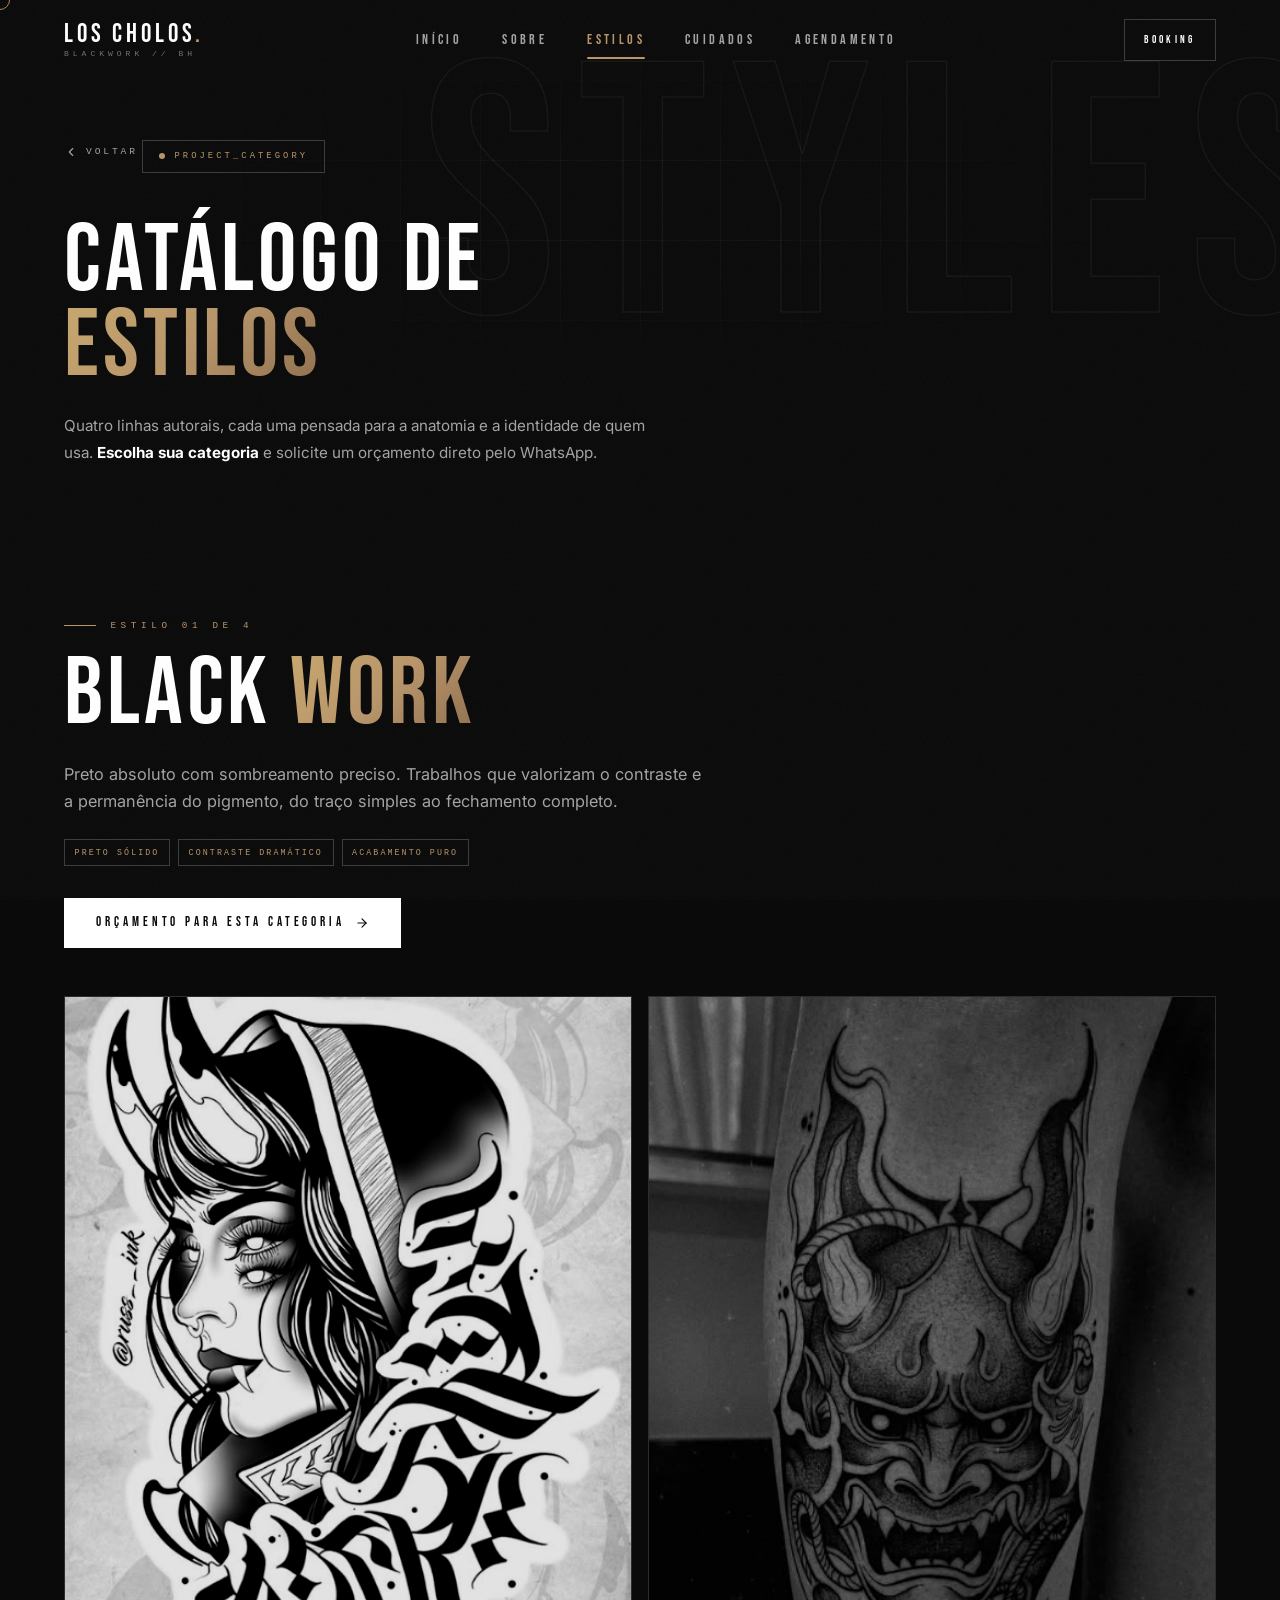
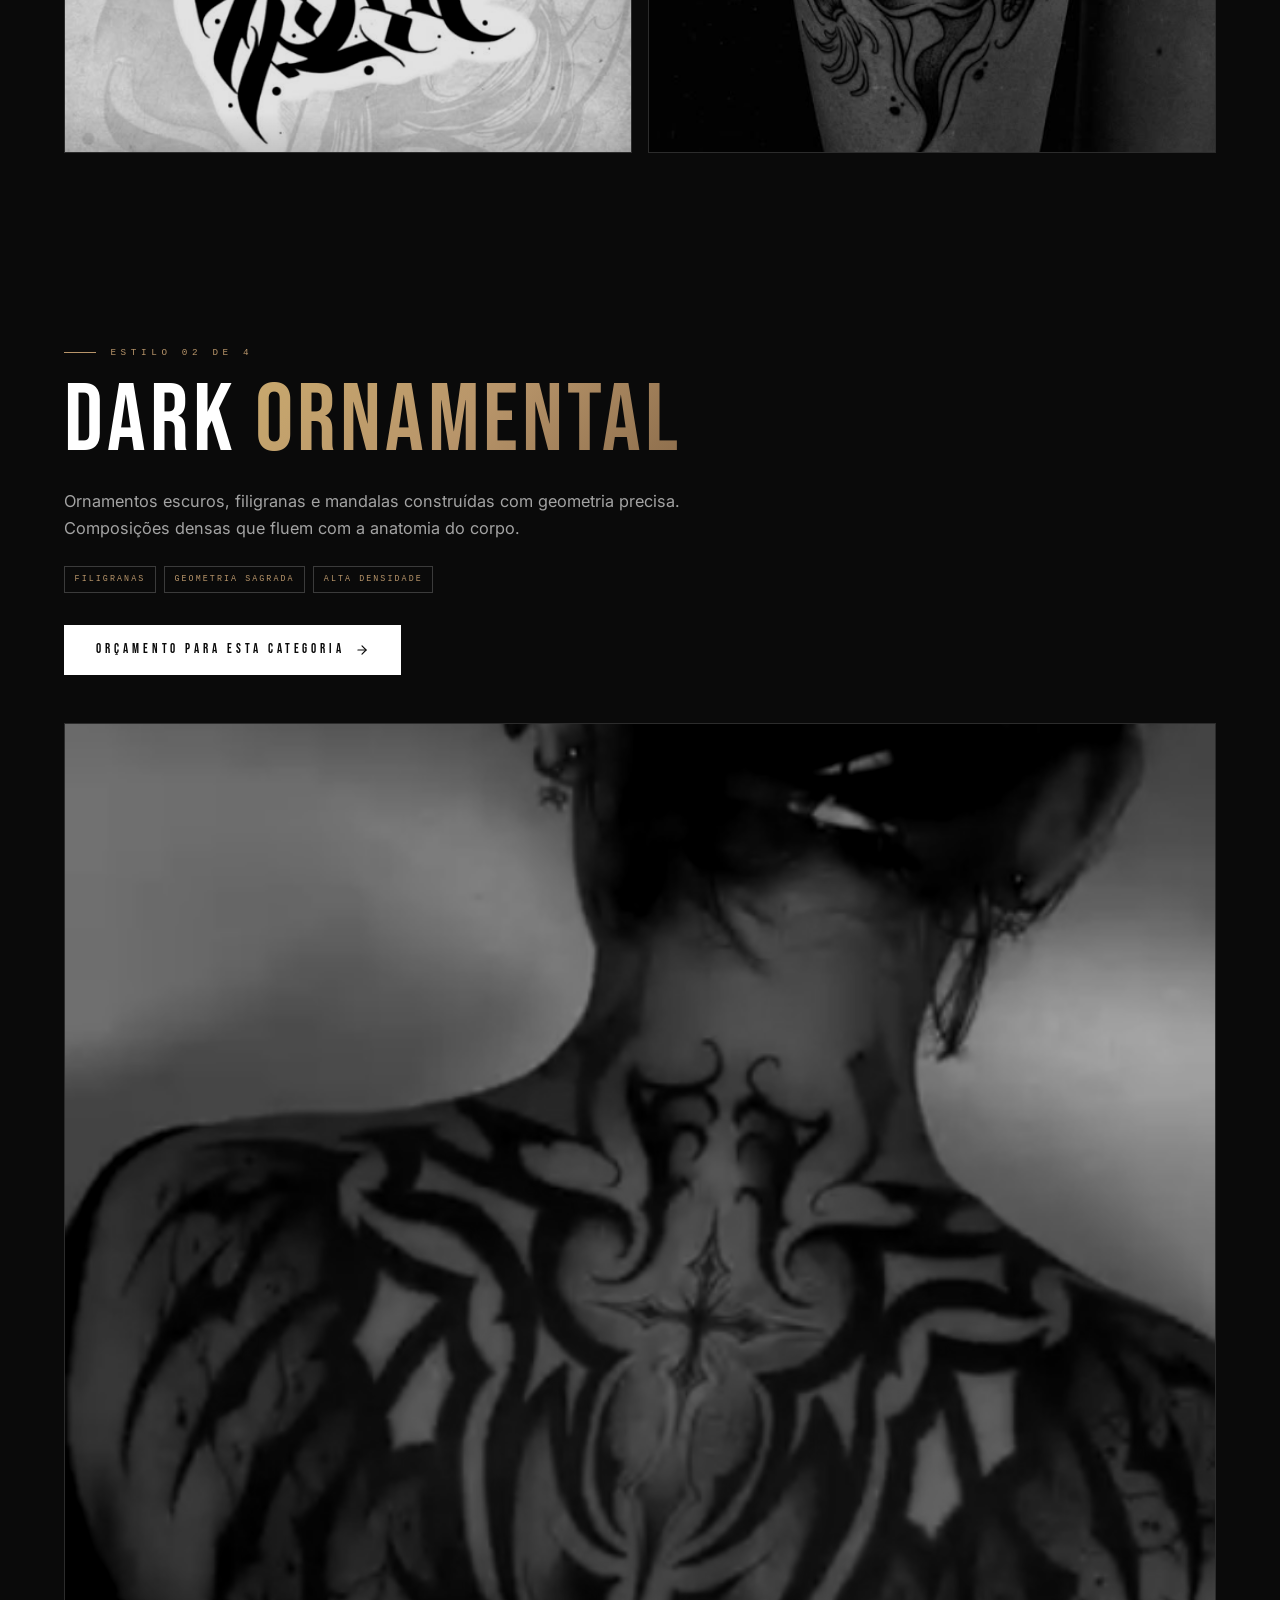
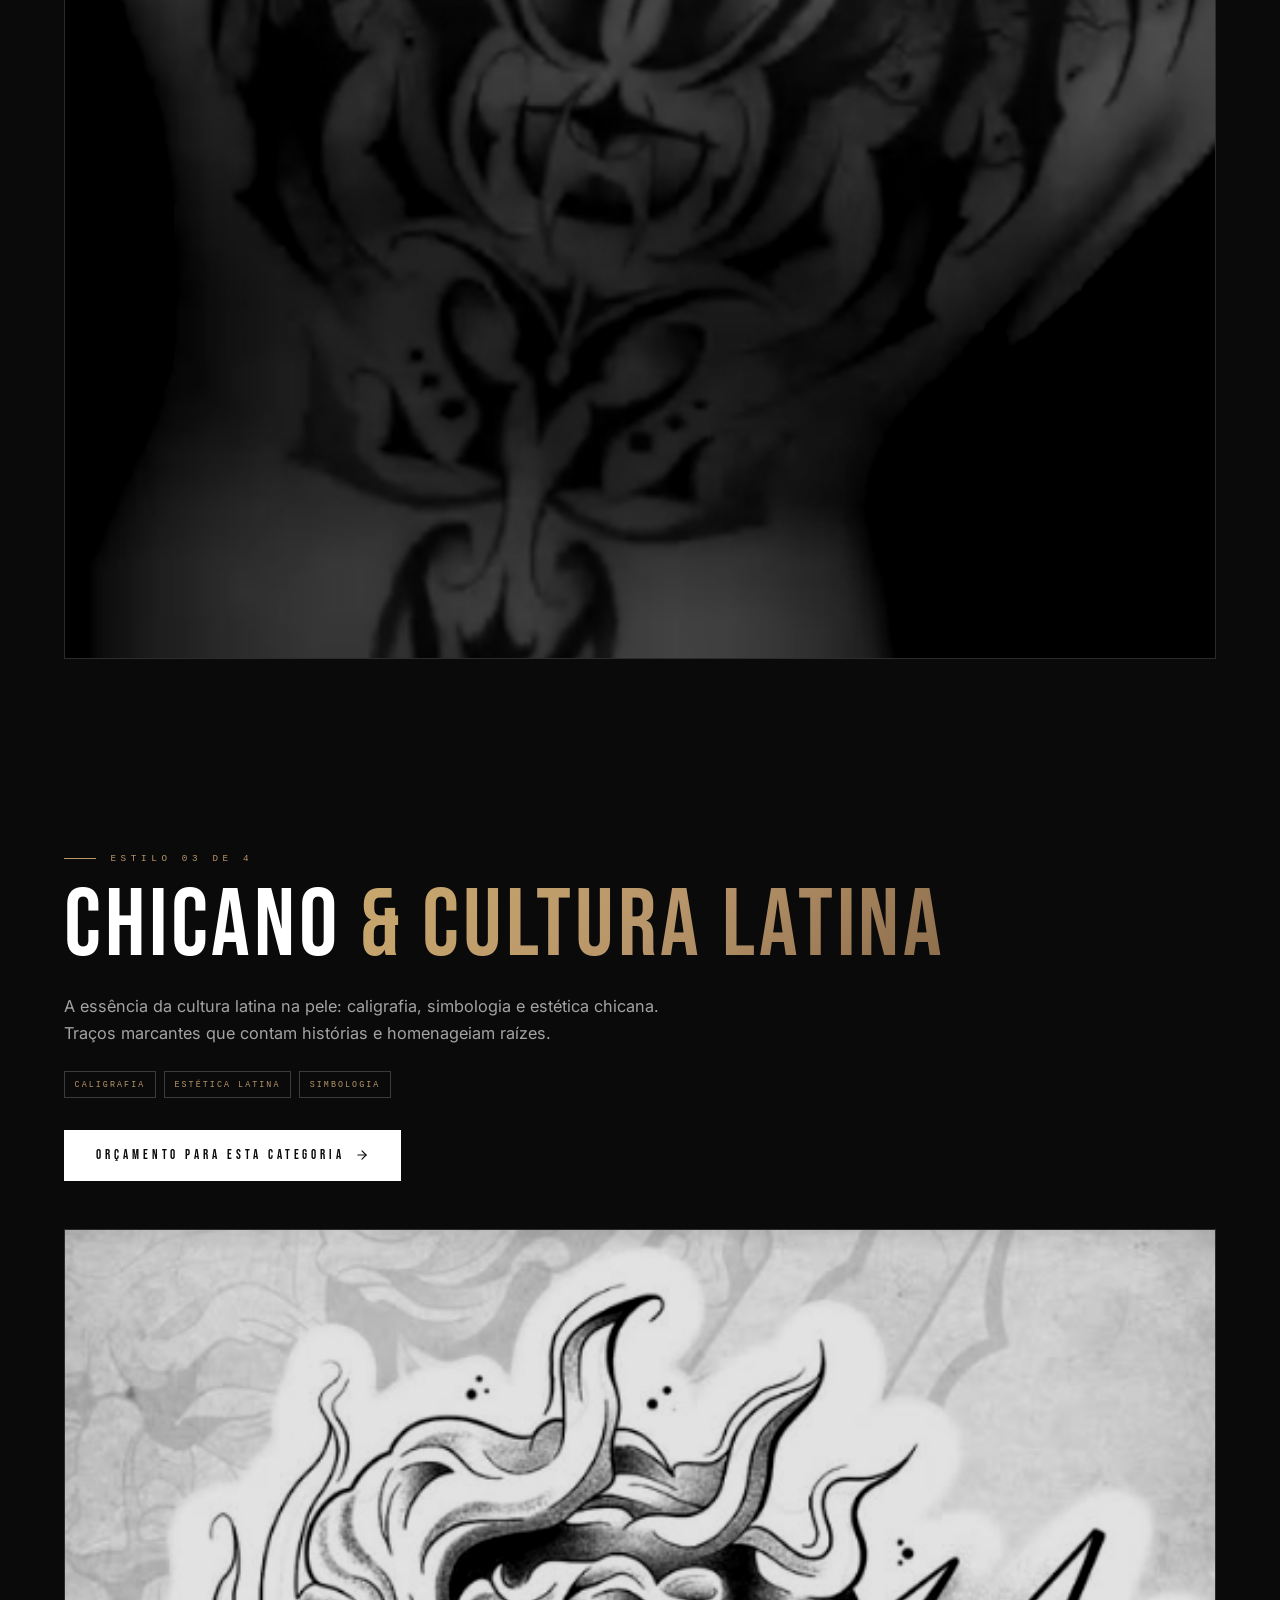
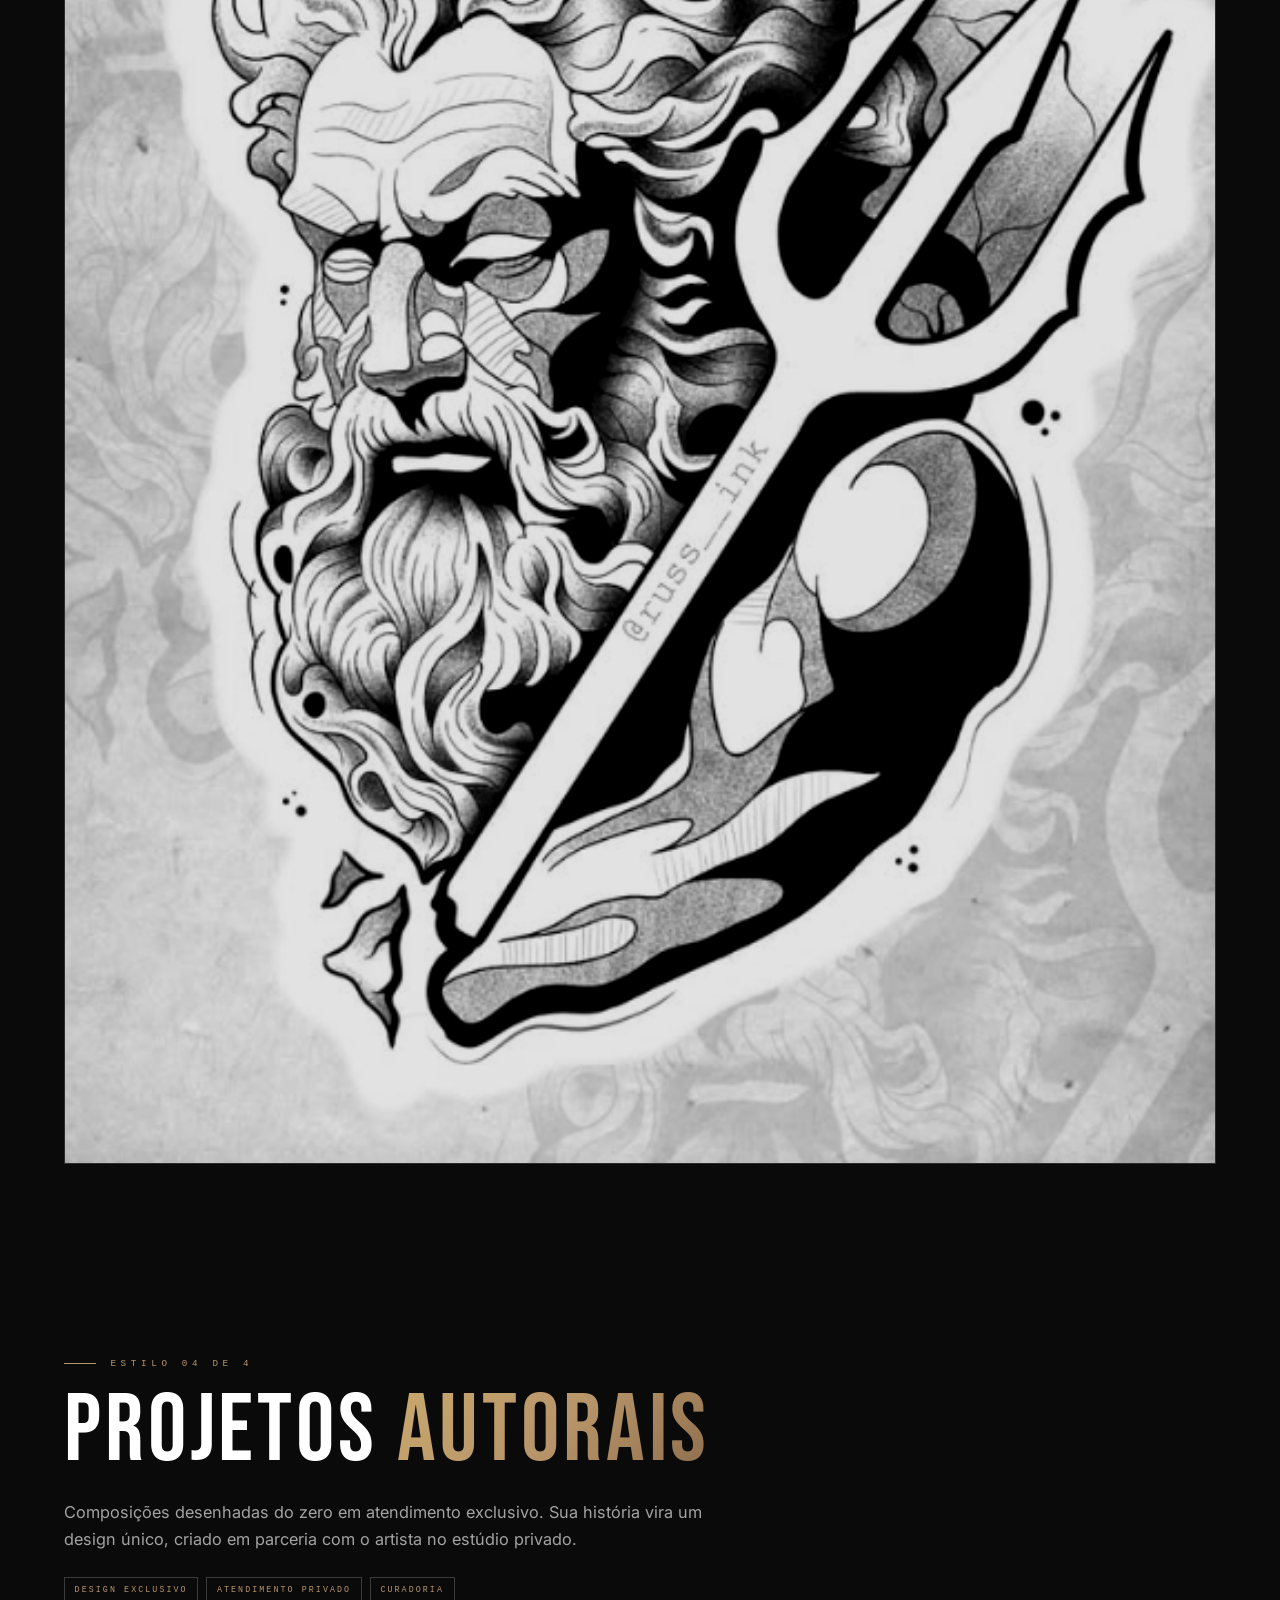
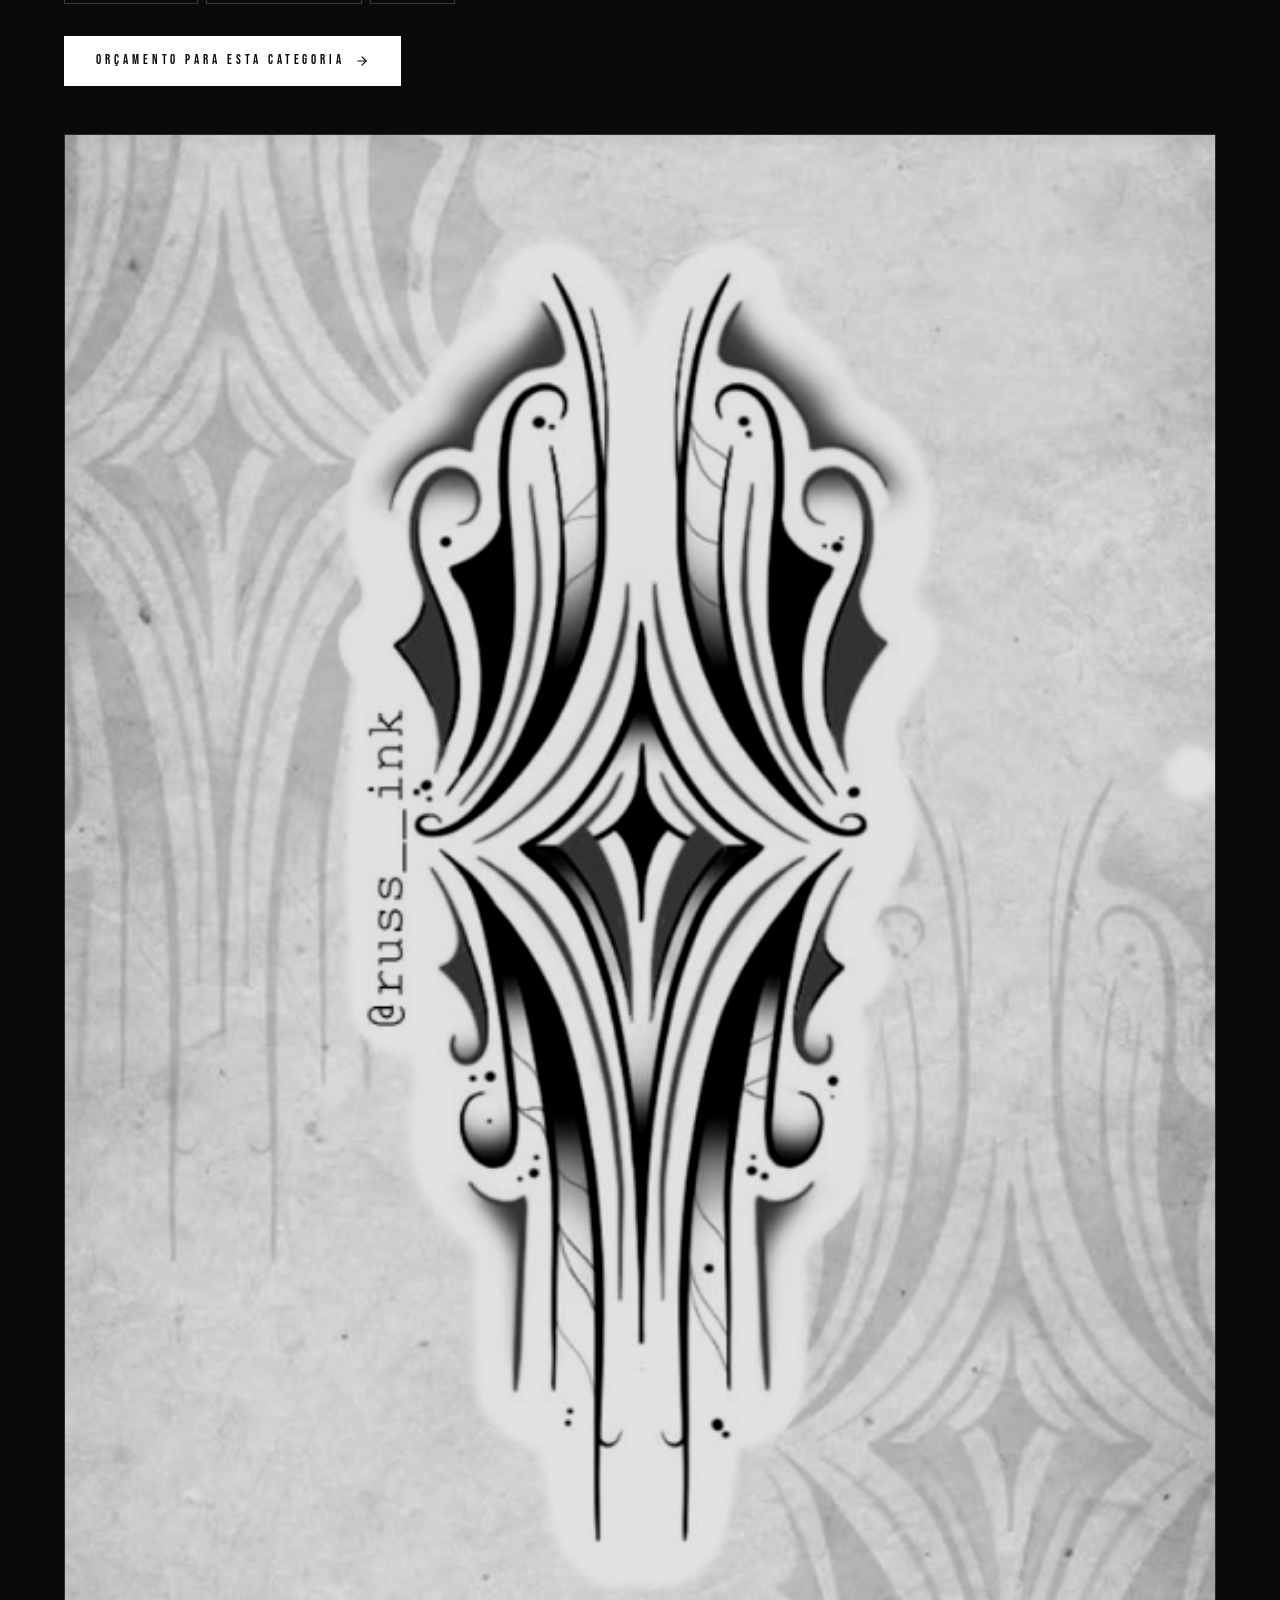
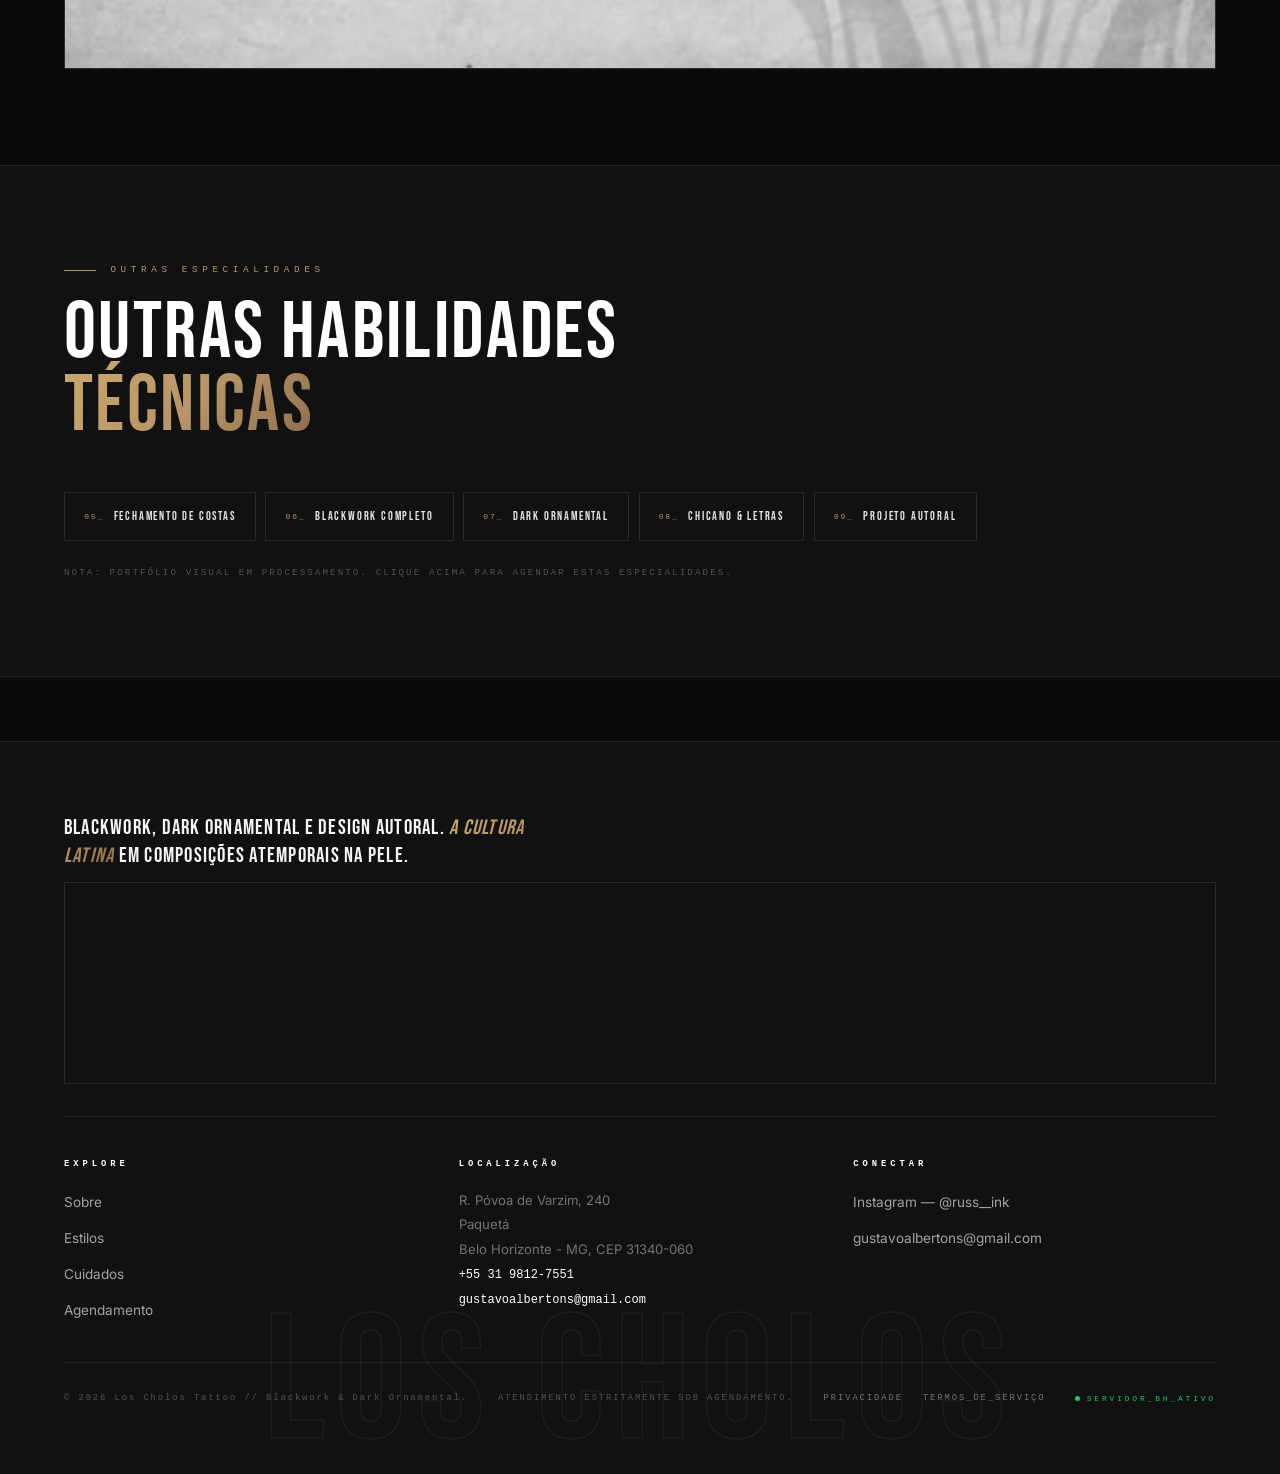
<file: estilos.html>
<!DOCTYPE html>
<html lang="pt-BR">
<head>
  <meta charset="UTF-8" />
  <meta name="viewport" content="width=device-width, initial-scale=1.0" />
  <title>Estilos | Los Cholos Tattoo — Gustavo Silva</title>
  <meta name="description" content="Catálogo de estilos do Los Cholos Tattoo: Blackwork, Dark Ornamental, Chicano & Cultura Latina e Projetos Autorais. Solicite seu orçamento pelo WhatsApp." />
  <link rel="icon" href="img/logo-russ.png" />
  <link rel="preconnect" href="https://fonts.googleapis.com">
  <link rel="preconnect" href="https://fonts.gstatic.com" crossorigin>
  <link rel="stylesheet" href="https://fonts.googleapis.com/css2?family=Bebas+Neue&family=Inter:wght@300;400;500;600;700&display=swap" />
  <link rel="stylesheet" href="css/style.css" />
</head>
<body data-page="styles">

  <canvas id="smoke-canvas"></canvas>

  <section class="page-hero">
    <span class="watermark wm-page">STYLES</span>
    <span class="grid-bg"></span>
    <div class="container" style="position:relative;z-index:1">
      <a class="back-link reveal" href="index.html">
        <svg viewBox="0 0 24 24" width="14" height="14" fill="none" stroke="currentColor" stroke-width="2" stroke-linecap="round" stroke-linejoin="round"><path d="m15 18-6-6 6-6"/></svg>
        Voltar
      </a>
      <div class="badge reveal" style="--rd:.05s"><span class="dot"></span> Project_Category</div>
      <h1 class="h-page reveal" style="--rd:.1s;margin-top:1.75rem">Catálogo de<br /><span class="grad">Estilos</span></h1>
      <p class="lead reveal" style="--rd:.2s;margin-top:1.5rem">
        Quatro linhas autorais, cada uma pensada para a anatomia e a identidade de quem usa. <strong>Escolha sua categoria</strong> e solicite um orçamento direto pelo WhatsApp.
      </p>
    </div>
  </section>

  <div id="catalog-root"></div>

  <script src="js/data.js"></script>
  <script src="js/smoke.js"></script>
  <script src="js/main.js"></script>
</body>
</html>
</file>
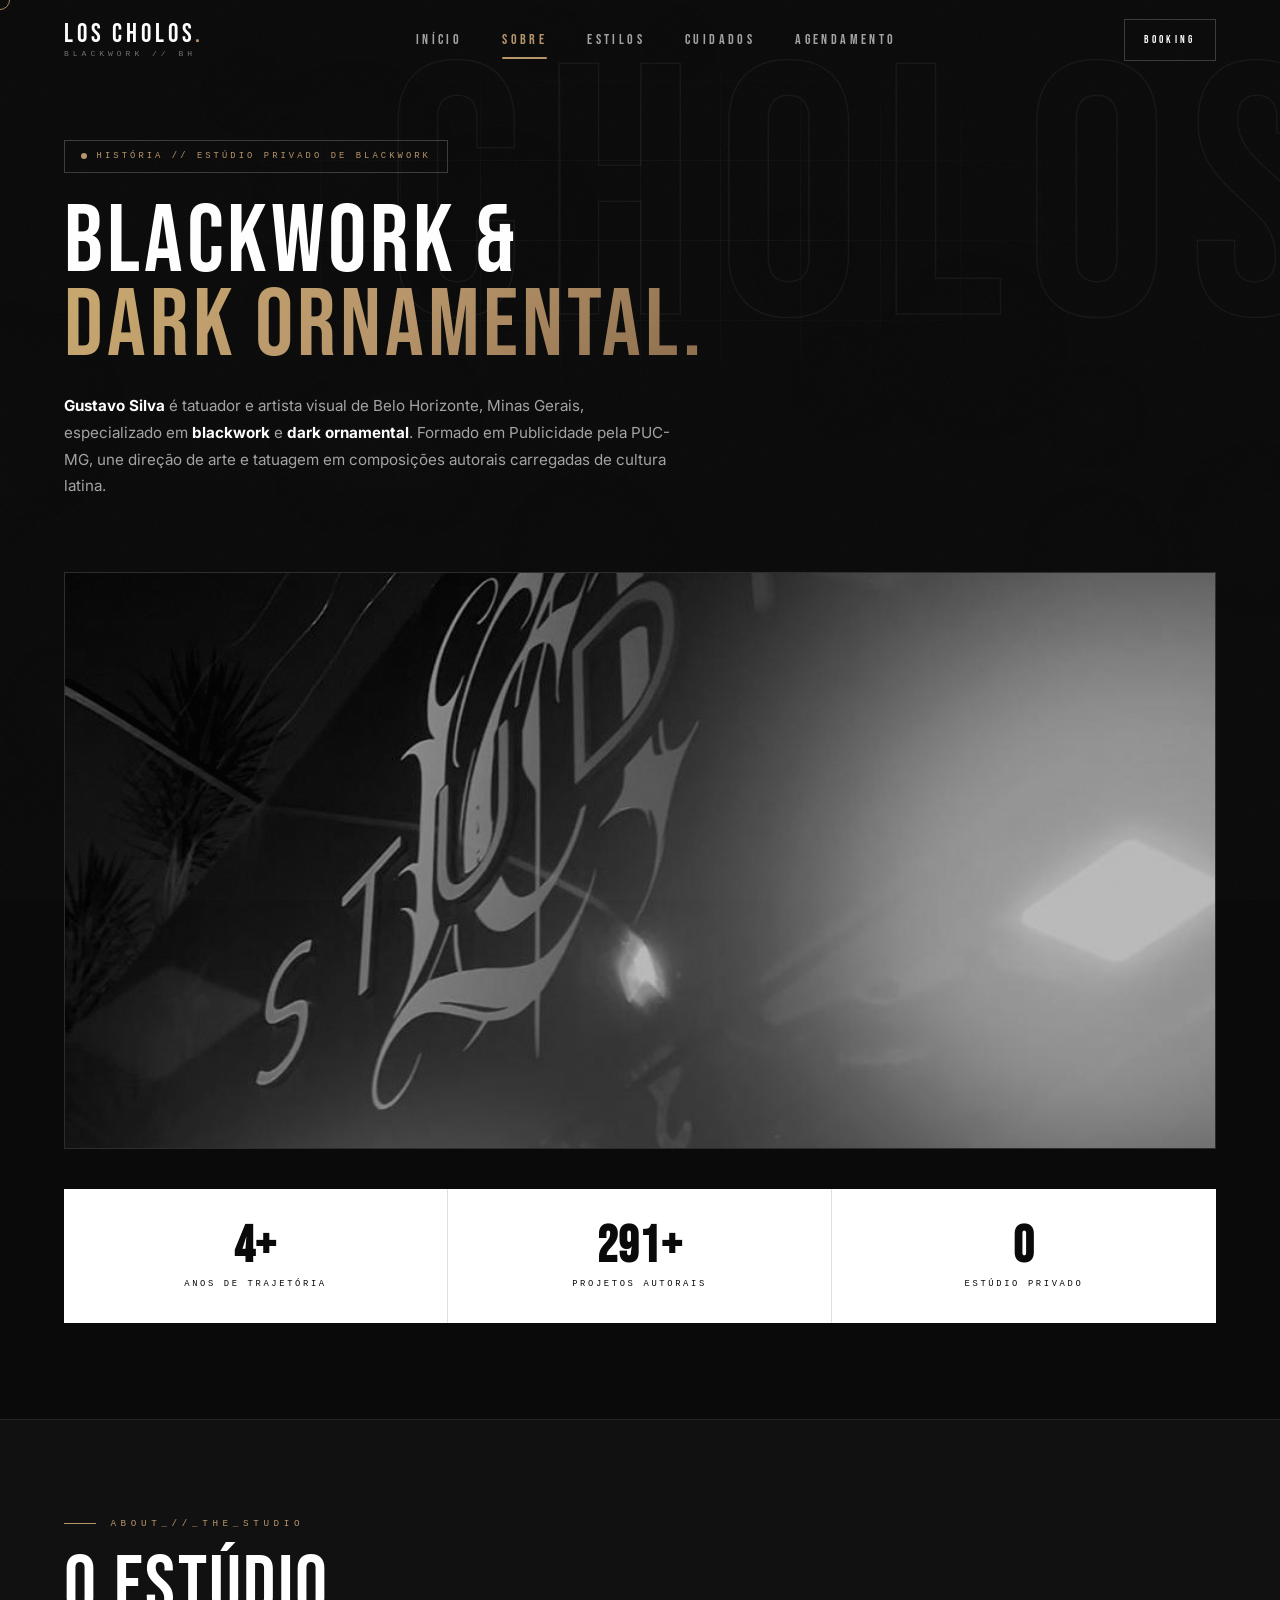
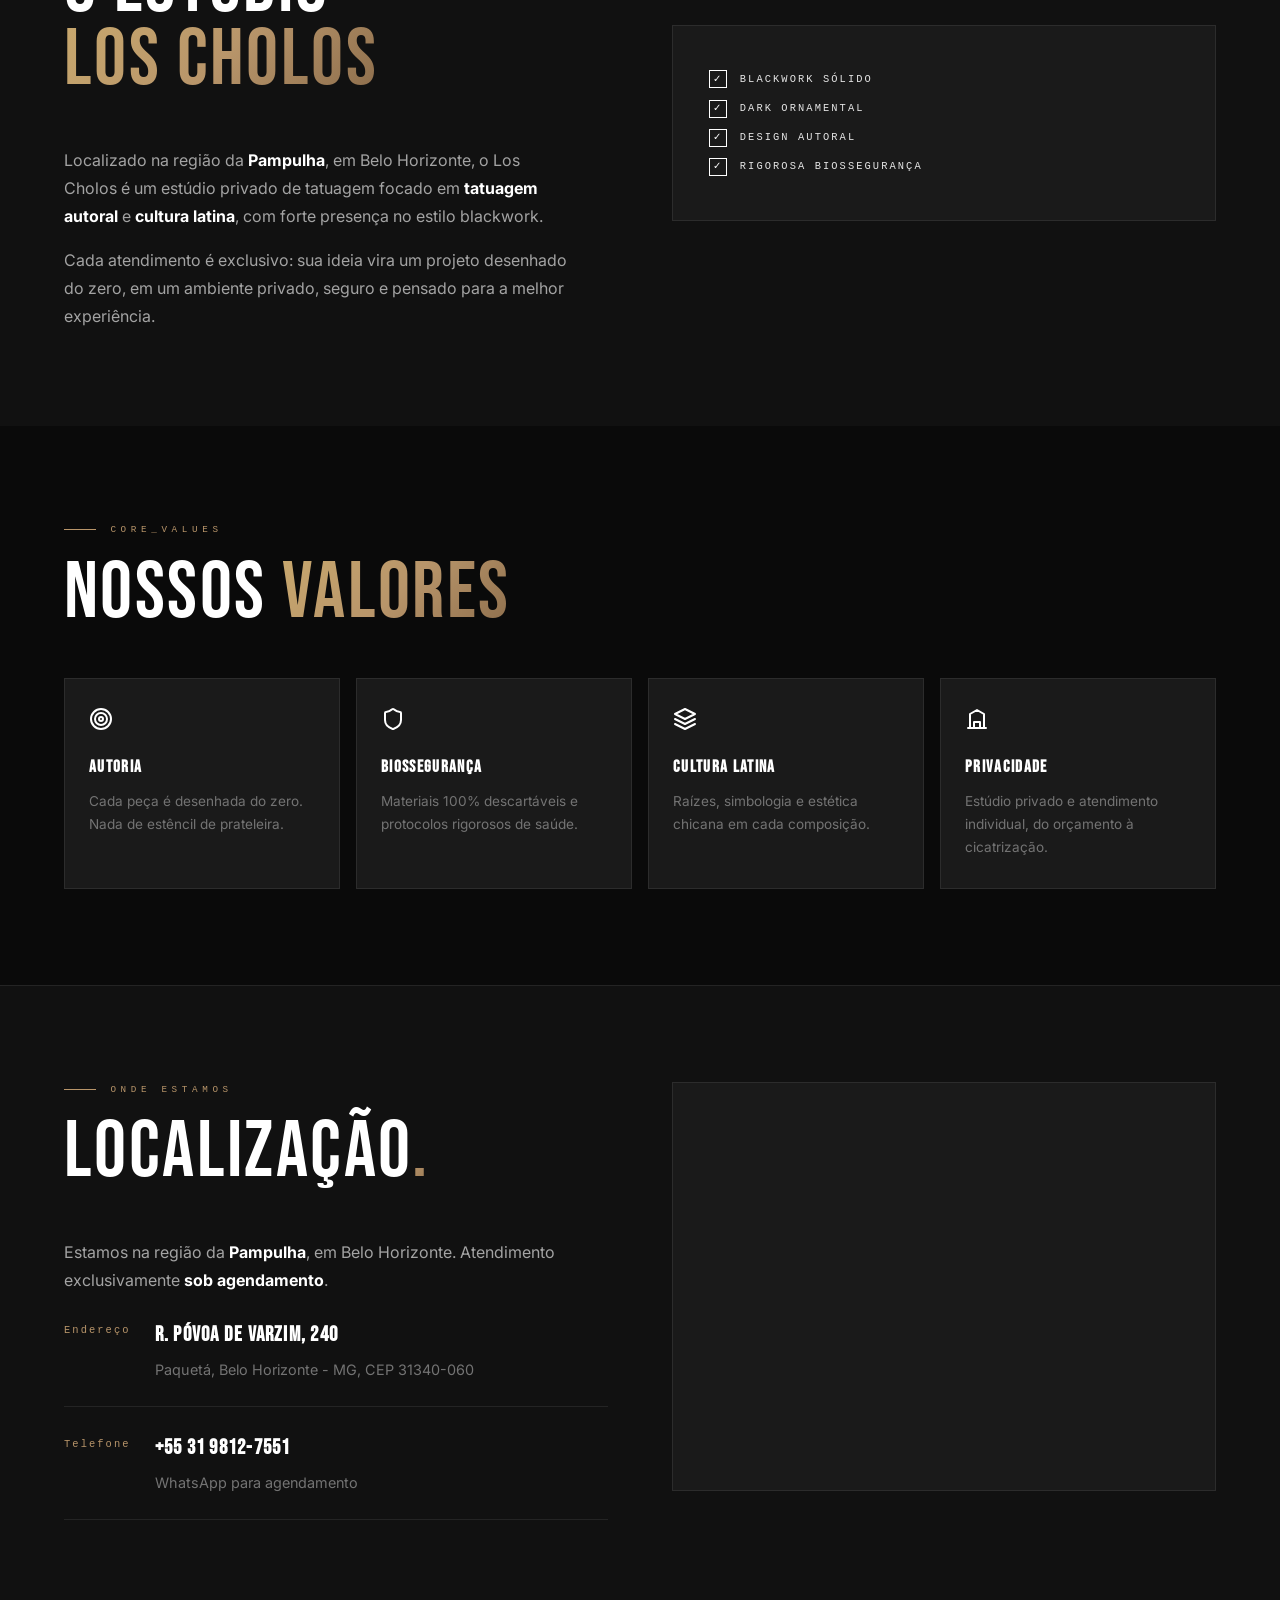
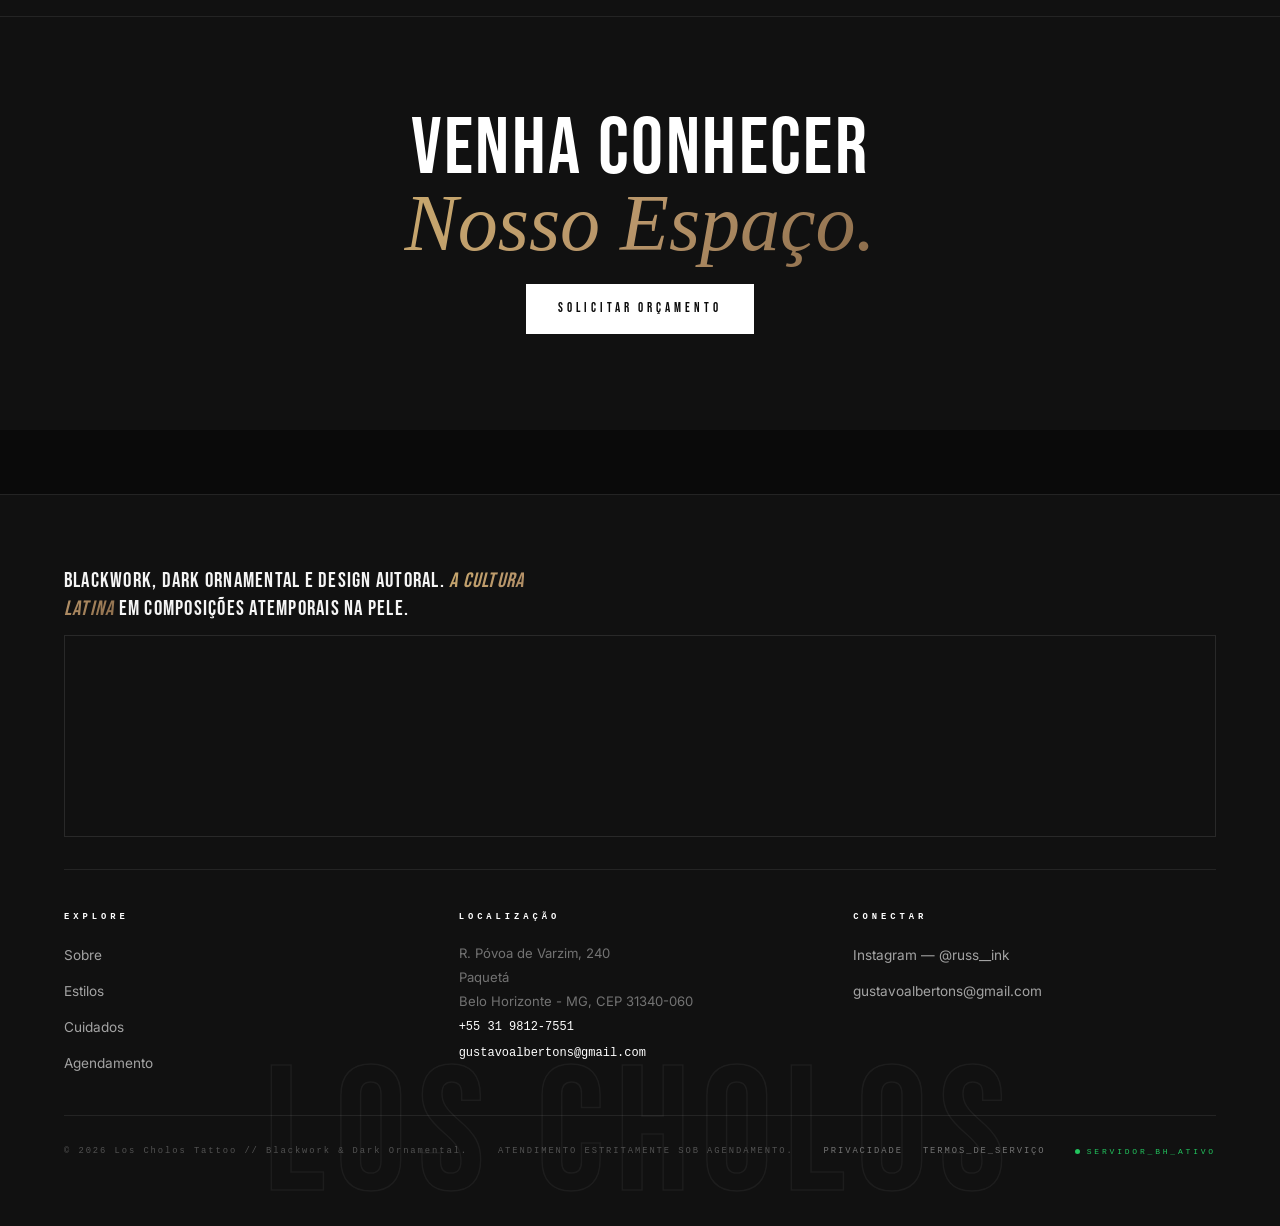
<file: sobre.html>
<!DOCTYPE html>
<html lang="pt-BR">
<head>
  <meta charset="UTF-8" />
  <meta name="viewport" content="width=device-width, initial-scale=1.0" />
  <title>SOBRE | LOS CHOLOS TATTOO</title>
  <meta name="description" content="Gustavo Silva, tatuador e artista visual de Belo Horizonte. Estúdio privado Los Cholos Tattoo, na Pampulha, especializado em blackwork e dark ornamental." />
  <link rel="icon" href="img/logo-russ.png" />
  <link rel="preconnect" href="https://fonts.googleapis.com">
  <link rel="preconnect" href="https://fonts.gstatic.com" crossorigin>
  <link rel="stylesheet" href="https://fonts.googleapis.com/css2?family=Bebas+Neue&family=Inter:wght@300;400;500;600;700&display=swap" />
  <link rel="stylesheet" href="css/style.css" />
</head>
<body data-page="about">

  <canvas id="smoke-canvas"></canvas>

  <!-- ================= PAGE HERO ================= -->
  <section class="page-hero">
    <span class="watermark wm-page">CHOLOS</span>
    <span class="grid-bg"></span>
    <div class="container" style="position:relative;z-index:1">
      <div class="badge reveal"><span class="dot"></span> HISTÓRIA // ESTÚDIO PRIVADO DE BLACKWORK</div>
      <h1 class="h-page reveal" style="--rd:.1s;margin-top:1.75rem">Blackwork &amp;<br /><span class="grad">Dark Ornamental.</span></h1>
      <p class="lead reveal" style="--rd:.2s;margin-top:1.5rem">
        <strong>Gustavo Silva</strong> é tatuador e artista visual de Belo Horizonte, Minas Gerais,
        especializado em <strong>blackwork</strong> e <strong>dark ornamental</strong>. Formado em Publicidade pela PUC-MG,
        une direção de arte e tatuagem em composições autorais carregadas de cultura latina.
      </p>
    </div>
  </section>

  <!-- ================= ESTÚDIO + STATS ================= -->
  <section class="section" style="padding-top:1rem">
    <div class="container">
      <div class="frame overlay-slide reveal">
        <img src="img/estudio.jpeg" alt="Los Cholos Tattoo — estúdio privado" style="width:100%;aspect-ratio:16/8;object-fit:cover;filter:grayscale(1) brightness(.8) contrast(1.2);transition:filter .8s var(--ease)" />
      </div>

      <div class="stats reveal" style="--rd:.15s;margin-top:2.5rem">
        <div class="stats-item">
          <b data-count="5" data-suffix="+">0</b>
          <span>Anos de Trajetória</span>
        </div>
        <div class="stats-item">
          <b data-count="300" data-suffix="+">0</b>
          <span>Projetos Autorais</span>
        </div>
        <div class="stats-item">
          <b data-count="1">0</b>
          <span>Estúdio Privado</span>
        </div>
      </div>
    </div>
  </section>

  <!-- ================= LOS CHOLOS ================= -->
  <section class="section" style="background:var(--bg-2);border-top:1px solid var(--line)">
    <div class="container">
      <div class="grid-2">
        <div>
          <div class="section-head reveal">
            <span class="eyebrow">About_//_The_Studio</span>
            <h2 class="h-section" style="margin-top:1.2rem">O Estúdio<br /><span class="grad">Los Cholos</span></h2>
          </div>
          <p class="panel-text reveal" style="--rd:.1s">
            Localizado na região da <strong>Pampulha</strong>, em Belo Horizonte, o Los Cholos é um estúdio privado de tatuagem
            focado em <strong>tatuagem autoral</strong> e <strong>cultura latina</strong>, com forte presença no estilo blackwork.
          </p>
          <p class="panel-text reveal" style="--rd:.2s;margin-top:1rem">
            Cada atendimento é exclusivo: sua ideia vira um projeto desenhado do zero, em um ambiente privado, seguro e pensado para a melhor experiência.
          </p>
        </div>
        <div class="frame overlay-slide reveal" style="padding:2.75rem 2.25rem;align-self:center">
          <ul class="checklist" style="margin-top:0">
            <li>Blackwork Sólido</li>
            <li>Dark Ornamental</li>
            <li>Design Autoral</li>
            <li>Rigorosa Biossegurança</li>
          </ul>
        </div>
      </div>
    </div>
  </section>

  <!-- ================= NOSSOS VALORES ================= -->
  <section class="section">
    <div class="container">
      <div class="section-head reveal">
        <span class="eyebrow">Core_Values</span>
        <h2 class="h-section" style="margin-top:1.2rem">Nossos <span class="grad">Valores</span></h2>
      </div>
      <div class="value-grid">
        <div class="frame overlay-slide value-card reveal">
          <div class="icon"><svg viewBox="0 0 24 24" fill="none" stroke="currentColor" stroke-width="2" stroke-linecap="round" stroke-linejoin="round"><circle cx="12" cy="12" r="10"/><circle cx="12" cy="12" r="6"/><circle cx="12" cy="12" r="2"/></svg></div>
          <h3>Autoria</h3>
          <p>Cada peça é desenhada do zero. Nada de estêncil de prateleira.</p>
        </div>
        <div class="frame overlay-slide value-card reveal" style="--rd:.1s">
          <div class="icon"><svg viewBox="0 0 24 24" fill="none" stroke="currentColor" stroke-width="2" stroke-linecap="round" stroke-linejoin="round"><path d="M20 13c0 5-3.5 7.5-7.66 8.95a1 1 0 0 1-.67-.01C7.5 20.5 4 18 4 13V6a1 1 0 0 1 1-1c2 0 4.5-1.2 6.24-2.72a1.17 1.17 0 0 1 1.52 0C14.51 3.81 17 5 19 5a1 1 0 0 1 1 1z"/></svg></div>
          <h3>Biossegurança</h3>
          <p>Materiais 100% descartáveis e protocolos rigorosos de saúde.</p>
        </div>
        <div class="frame overlay-slide value-card reveal" style="--rd:.2s">
          <div class="icon"><svg viewBox="0 0 24 24" fill="none" stroke="currentColor" stroke-width="2" stroke-linecap="round" stroke-linejoin="round"><path d="M2 17 12 22 22 17M2 12 12 17 22 12M12 2 2 7l10 5 10-5-10-5z"/></svg></div>
          <h3>Cultura Latina</h3>
          <p>Raízes, simbologia e estética chicana em cada composição.</p>
        </div>
        <div class="frame overlay-slide value-card reveal" style="--rd:.3s">
          <div class="icon"><svg viewBox="0 0 24 24" fill="none" stroke="currentColor" stroke-width="2" stroke-linecap="round" stroke-linejoin="round"><path d="M3 21h18M5 21V7l7-4 7 4v14M9 21v-6h6v6"/></svg></div>
          <h3>Privacidade</h3>
          <p>Estúdio privado e atendimento individual, do orçamento à cicatrização.</p>
        </div>
      </div>
    </div>
  </section>

  <!-- ================= LOCALIZAÇÃO — MAPA ================= -->
  <section class="section" style="background:var(--bg-2);border-top:1px solid var(--line)">
    <div class="container">
      <div class="grid-2">
        <div>
          <div class="section-head reveal">
            <span class="eyebrow">Onde Estamos</span>
            <h2 class="h-section" style="margin-top:1.2rem">Localização<span class="grad">.</span></h2>
          </div>
          <p class="panel-text reveal" style="--rd:.1s">
            Estamos na região da <strong>Pampulha</strong>, em Belo Horizonte. 
            Atendimento exclusivamente <strong>sob agendamento</strong>.
          </p>
          <div class="num-list reveal" style="--rd:.2s;margin-top:1.5rem">
            <div class="num-item">
              <span class="n">Endereço</span>
              <div>
                <h3><a href="https://maps.google.com/?q=R.+Póvoa+de+Varzim+240+Paquetá+Belo+Horizonte+MG" target="_blank" rel="noopener" style="color:inherit;text-decoration:none">R. Póvoa de Varzim, 240</a></h3>
                <p>Paquetá, Belo Horizonte - MG, CEP 31340-060</p>
              </div>
            </div>
            <div class="num-item">
              <span class="n">Telefone</span>
              <div>
                <h3><a href="https://wa.me/553198127551" target="_blank" rel="noopener" style="color:inherit;text-decoration:none">+55 31 9812-7551</a></h3>
                <p>WhatsApp para agendamento</p>
              </div>
            </div>
          </div>
        </div>
        <div class="reveal" style="--rd:.15s">
          <div class="frame" style="overflow:hidden;border:1px solid var(--line)">
            <iframe 
              src="https://maps.google.com/maps?q=-19.870195,-43.992950&t=&z=17&ie=UTF8&iwloc=&output=embed" 
              width="100%" 
              height="400" 
              style="border:0;filter:grayscale(0.8) brightness(0.9) contrast(1.1)" 
              allowfullscreen="" 
              loading="lazy" 
              referrerpolicy="no-referrer-when-downgrade"
              title="Los Cholos Tattoo — Localização">
            </iframe>
          </div>
        </div>
      </div>
    </div>
  </section>

  <!-- ================= CTA ================= -->
  <section class="section cta-strip" style="background:var(--bg-2);border-top:1px solid var(--line)">
    <span class="watermark" style="font-size:20vw;bottom:0;left:50%;transform:translateX(-50%);opacity:.05">LOS CHOLOS</span>
    <div class="container" style="position:relative;z-index:1">
      <div class="reveal">
        <h2 class="h-section" style="margin-bottom:1.25rem">Venha conhecer<br /><span class="grad serif" style="text-transform:none;letter-spacing:0">Nosso Espaço.</span></h2>
        <a class="btn" data-wa="Olá Gustavo, gostaria de solicitar um orçamento para conhecer o estúdio!" target="_blank" rel="noopener">Solicitar Orçamento</a>
      </div>
    </div>
  </section>

  <script src="js/data.js"></script>
  <script src="js/smoke.js"></script>
  <script src="js/main.js"></script>
</body>
</html>
</file>
<file: css/style.css>
/* =========================================================
   LOS CHOLOS TATTOO — Gustavo Silva
   Premium Blackwork Design
   ========================================================= */

@import url('https://fonts.googleapis.com/css2?family=Bebas+Neue&family=Inter:wght@300;400;500;600;700&display=swap');

:root {
  --bg: #0a0a0a;
  --bg-2: #111111;
  --bg-3: #1a1a1a;
  --ink: #B8956A;
  --ink-light: #C9A96E;
  --ink-dark: #8A6B4A;
  --cream: #ffffff;
  --white: #ffffff;
  --stone-200: #f5f5f5;
  --stone-300: #e5e5e5;
  --stone-400: #a3a3a3;
  --stone-500: #737373;
  --stone-600: #525252;
  --stone-800: #262626;
  --red: #ef4444;
  --line: rgba(255, 255, 255, 0.08);
  --line-strong: rgba(255, 255, 255, 0.2);
  --font-display: 'Bebas Neue', Impact, 'Arial Black', sans-serif;
  --font-body: 'Inter', ui-sans-serif, system-ui, sans-serif;
  --font-mono: 'SF Mono', 'Fira Code', 'Cascadia Code', monospace;
  --ease: cubic-bezier(0.16, 1, 0.3, 1);
  --ease-out: cubic-bezier(0.22, 1, 0.36, 1);
}

*, *::before, *::after { box-sizing: border-box; margin: 0; padding: 0; }

html { scroll-behavior: smooth; }

body {
  background: var(--bg);
  color: var(--cream);
  font-family: var(--font-body);
  -webkit-font-smoothing: antialiased;
  overflow-x: hidden;
  line-height: 1.65;
  font-weight: 400;
}

img, video { display: block; max-width: 100%; }

a { color: inherit; text-decoration: none; }

button { font: inherit; color: inherit; background: none; border: 0; cursor: pointer; }

::selection { background: #ffffff; color: #0a0a0a; }

/* ---------- noise overlay ---------- */
.noise {
  position: fixed;
  inset: 0;
  z-index: 9999;
  pointer-events: none;
  opacity: 0.035;
  background-image: url("data:image/svg+xml,%3Csvg viewBox='0 0 256 256' xmlns='http://www.w3.org/2000/svg'%3E%3Cfilter id='n'%3E%3CfeTurbulence type='fractalNoise' baseFrequency='0.9' numOctaves='4' stitchTiles='stitch'/%3E%3C/filter%3E%3Crect width='100%25' height='100%25' filter='url(%23n)' opacity='1'/%3E%3C/svg%3E");
  background-size: 180px;
}

/* ---------- smoke canvas ---------- */
#smoke-canvas {
  position: fixed;
  inset: 0;
  width: 100%;
  height: 100%;
  z-index: -1;
  pointer-events: none;
}

/* ---------- grid background ---------- */
.grid-bg {
  position: absolute;
  inset: 0;
  pointer-events: none;
  background-image:
    linear-gradient(to right, rgba(255, 255, 255, 0.03) 1px, transparent 1px),
    linear-gradient(to bottom, rgba(255, 255, 255, 0.03) 1px, transparent 1px);
  background-size: 80px 80px;
  mask-image: radial-gradient(ellipse 60% 50% at 50% 40%, #000 20%, transparent 70%);
  -webkit-mask-image: radial-gradient(ellipse 60% 50% at 50% 40%, #000 20%, transparent 70%);
}

/* ---------- blob ---------- */
.blob {
  position: absolute;
  border-radius: 50%;
  filter: blur(120px);
  pointer-events: none;
  opacity: 0.12;
  background: var(--ink);
}

/* ---------- layout ---------- */
.container { width: 100%; max-width: 78rem; margin: 0 auto; padding: 0 1.5rem; }
@media (min-width: 1024px) { .container { padding: 0 3rem; } }

.grid-2 { display: grid; gap: 3rem; align-items: start; }
@media (min-width: 1024px) { .grid-2 { grid-template-columns: 1fr 1fr; gap: 4rem; } }

.grid-3 { display: grid; gap: 1.5rem; }
@media (min-width: 768px) { .grid-3 { grid-template-columns: repeat(3, 1fr); } }

section { position: relative; }

/* ---------- HEADER ---------- */
.site-header {
  position: fixed;
  top: 0; left: 0; right: 0;
  z-index: 100;
  transition: all 0.5s var(--ease);
  border-bottom: 1px solid transparent;
}
.site-header.scrolled {
  background: rgba(10, 10, 10, 0.92);
  -webkit-backdrop-filter: blur(20px);
  backdrop-filter: blur(20px);
  border-color: var(--line);
}
.header-inner {
  display: flex;
  align-items: center;
  justify-content: space-between;
  height: 80px;
}

/* logo */
.logo { display: flex; flex-direction: column; line-height: 1; gap: 3px; }
.logo-name {
  font-family: var(--font-display);
  font-size: 1.6rem;
  letter-spacing: 0.15em;
  text-transform: uppercase;
  color: var(--cream);
}
.logo-name .dot { color: var(--ink); }
.logo-tag {
  font-family: var(--font-mono);
  font-size: 0.5rem;
  letter-spacing: 0.5em;
  color: var(--stone-500);
  text-transform: uppercase;
}

/* nav */
.nav-desktop { display: none; align-items: center; gap: 2.5rem; }
.nav-link {
  position: relative;
  font-family: var(--font-display);
  font-size: 0.85rem;
  letter-spacing: 0.25em;
  text-transform: uppercase;
  color: var(--stone-400);
  padding: 0.5rem 0;
  transition: color 0.3s;
}
.nav-link:hover { color: var(--white); }
.nav-link.active { color: var(--ink); }
.nav-link.active::after {
  content: "";
  position: absolute;
  left: 0; right: 0; bottom: 0;
  height: 2px;
  background: var(--ink);
  border-radius: 1px;
}

.header-actions { display: flex; align-items: center; gap: 1rem; }
.header-actions .icon-link { color: var(--stone-300); transition: color 0.3s; display: none; }
.header-actions .icon-link:hover { color: var(--ink); }

/* ---------- BUTTONS ---------- */
.btn {
  position: relative;
  display: inline-flex;
  align-items: center;
  justify-content: center;
  gap: 0.6rem;
  padding: 0.9rem 2rem;
  background: #ffffff;
  color: #0a0a0a;
  font-family: var(--font-display);
  font-size: 0.82rem;
  letter-spacing: 0.3em;
  text-transform: uppercase;
  border-radius: 0;
  overflow: hidden;
  isolation: isolate;
  transition: color 0.3s ease;
  white-space: nowrap;
}
.btn::before {
  content: "";
  position: absolute;
  inset: 0;
  z-index: -1;
  background: #B8956A;
  transform: scaleX(0);
  transform-origin: right;
  transition: transform 0.5s cubic-bezier(0.16, 1, 0.3, 1);
}
.btn:hover { color: #0a0a0a; }
.btn:hover::before { transform: scaleX(1); transform-origin: left; }
.btn:active { background: #8A6B4A; }
.btn svg { width: 14px; height: 14px; flex-shrink: 0; }

.btn-outline {
  background: transparent;
  color: #ffffff;
  border: 1px solid rgba(255, 255, 255, 0.2);
}
.btn-outline::before { background: #B8956A; }
.btn-outline:hover { color: #0a0a0a; border-color: #B8956A; }
.btn-outline:active { background: #8A6B4A; }

.btn-sm { padding: 0.65rem 1.2rem; font-size: 0.7rem; }

/* burger */
.burger {
  display: flex;
  flex-direction: column;
  gap: 5px;
  padding: 8px;
}
.burger span {
  width: 24px; height: 2px;
  background: var(--cream);
  transition: transform 0.4s var(--ease), opacity 0.3s;
  border-radius: 1px;
}
.burger.open span:nth-child(1) { transform: translateY(7px) rotate(45deg); }
.burger.open span:nth-child(2) { opacity: 0; }
.burger.open span:nth-child(3) { transform: translateY(-7px) rotate(-45deg); }

@media (min-width: 1024px) {
  .nav-desktop { display: flex; }
  .header-actions .icon-link { display: inline-flex; }
  .burger { display: none; }
}

/* ---------- MOBILE DRAWER ---------- */
.drawer {
  position: fixed;
  inset: 0;
  z-index: 99;
  background: rgba(10, 10, 10, 0.98);
  -webkit-backdrop-filter: blur(24px);
  backdrop-filter: blur(24px);
  display: flex;
  flex-direction: column;
  justify-content: space-between;
  padding: 100px 2rem 2.5rem;
  transform: translateX(100%);
  transition: transform 0.6s var(--ease-out);
}
.drawer.open { transform: translateX(0); }
.drawer-nav { display: flex; flex-direction: column; gap: 0.25rem; }
.drawer-nav a {
  font-family: var(--font-display);
  font-size: 2.8rem;
  letter-spacing: 0.08em;
  text-transform: uppercase;
  padding: 0.35rem 0;
  color: var(--stone-400);
  transition: color 0.3s, transform 0.3s var(--ease);
  display: flex;
  align-items: baseline;
  gap: 1rem;
}
.drawer-nav a small {
  font-family: var(--font-mono);
  font-size: 0.55rem;
  letter-spacing: 0.2em;
  color: var(--ink);
}
.drawer-nav a:hover, .drawer-nav a.active { color: var(--white); transform: translateX(10px); }
.drawer-social {
  border-top: 1px solid var(--line);
  padding-top: 1.5rem;
  display: flex;
  flex-direction: column;
  gap: 0.75rem;
}
.drawer-social .label {
  font-family: var(--font-mono);
  font-size: 0.55rem;
  letter-spacing: 0.4em;
  color: var(--stone-500);
}
.drawer-social a {
  font-family: var(--font-display);
  letter-spacing: 0.15em;
  color: var(--stone-300);
}
.drawer-social a:hover { color: var(--ink); }

/* ---------- BADGES ---------- */
.badge {
  display: inline-flex;
  align-items: center;
  gap: 0.6rem;
  padding: 0.5rem 1rem;
  border: 1px solid var(--line-strong);
  font-family: var(--font-mono);
  font-size: 0.55rem;
  letter-spacing: 0.35em;
  text-transform: uppercase;
  color: var(--ink);
}
.badge .dot {
  width: 6px; height: 6px;
  border-radius: 50%;
  background: var(--ink);
}
@keyframes pulse {
  0%, 100% { box-shadow: 0 0 0 0 rgba(255, 255, 255, 0.4); opacity: 1; }
  50% { box-shadow: 0 0 0 6px rgba(255, 255, 255, 0); opacity: 0.6; }
}

.eyebrow {
  font-family: var(--font-mono);
  font-size: 0.58rem;
  letter-spacing: 0.5em;
  text-transform: uppercase;
  color: var(--ink);
  display: flex;
  align-items: center;
  gap: 0.9rem;
}
.eyebrow::before { content: ""; width: 32px; height: 1px; background: var(--ink); }

/* ---------- HEADINGS ---------- */
.grad {
  background: linear-gradient(135deg, var(--ink-light) 0%, var(--ink) 50%, var(--ink-dark) 100%);
  -webkit-background-clip: text;
  background-clip: text;
  color: transparent;
}

.h-hero {
  font-family: var(--font-display);
  font-size: clamp(3.5rem, 11vw, 8rem);
  font-weight: 400;
  line-height: 0.88;
  letter-spacing: 0.04em;
  text-transform: uppercase;
}
.h-hero .ital { font-style: italic; letter-spacing: 0.02em; }

.h-section {
  font-family: var(--font-display);
  font-size: clamp(2.6rem, 7vw, 5rem);
  font-weight: 400;
  line-height: 0.92;
  letter-spacing: 0.03em;
  text-transform: uppercase;
}
.h-page {
  font-family: var(--font-display);
  font-size: clamp(3rem, 8vw, 6rem);
  font-weight: 400;
  line-height: 0.88;
  letter-spacing: 0.04em;
  text-transform: uppercase;
}

/* ---------- WATERMARK ---------- */
.watermark {
  position: absolute;
  z-index: 0;
  font-family: var(--font-display);
  font-weight: 400;
  line-height: 1;
  letter-spacing: 0.06em;
  color: transparent;
  -webkit-text-stroke: 1.5px rgba(255, 255, 255, 0.05);
  opacity: 1;
  pointer-events: none;
  user-select: none;
  white-space: nowrap;
}
.wm-hero { top: 8%; left: -3%; font-size: 35vw; }
.wm-page { top: 5%; right: -5%; font-size: 28vw; }
.wm-footer { font-size: 14vw; left: 50%; transform: translateX(-50%); bottom: 0; }

/* ---------- HERO ---------- */
.hero {
  min-height: 100vh;
  display: flex;
  align-items: center;
  padding: 100px 0 60px;
  overflow: hidden;
  background: linear-gradient(180deg, #0f0f0f 0%, #0a0a0a 100%);
}
.hero-inner {
  position: relative;
  z-index: 1;
  display: grid;
  gap: 3rem;
  align-items: center;
}
@media (min-width: 1024px) { .hero-inner { grid-template-columns: 1.15fr 0.85fr; } }

.hero-badge { margin-bottom: 2rem; }

.hero h1 { margin: 1.5rem 0 1.2rem; }

.hero-sub {
  font-family: var(--font-mono);
  font-size: 0.65rem;
  letter-spacing: 0.55em;
  text-transform: uppercase;
  color: #a3a3a3;
}

.hero-bio {
  color: #a3a3a3;
  max-width: 32rem;
  margin: 1.5rem 0 2.5rem;
  font-size: 0.95rem;
  line-height: 1.75;
}

.hero-bio strong { color: #ffffff; font-weight: 600; }

.hero-cta { display: flex; flex-wrap: wrap; gap: 1rem; }

/* artist portrait */
.hero-visual { position: relative; }
.hero-img-wrap {
  position: relative;
  overflow: hidden;
}
.hero-img-wrap::after {
  content: "";
  position: absolute; inset: 0;
  background: linear-gradient(to top, var(--bg) 2%, transparent 35%);
}
.hero-img {
  width: 100%;
  aspect-ratio: 3 / 4;
  object-fit: cover;
  filter: grayscale(1) brightness(0.9) contrast(1.1);
  transition: filter 0.8s var(--ease);
}

.hero-img-wrap:hover .hero-img { filter: grayscale(0) brightness(1) contrast(1); }

.float-badge {
  position: absolute;
  left: -1rem; bottom: 2rem;
  background: #ffffff;
  color: #0a0a0a;
  padding: 0.8rem 1.2rem;
  font-family: var(--font-display);
  font-size: 0.7rem;
  letter-spacing: 0.15em;
  text-transform: uppercase;
  box-shadow: 0 0 50px -12px rgba(255, 255, 255, 0.3);
}
.float-badge b {
  font-family: var(--font-display);
  font-size: 1.8rem;
  letter-spacing: 0.02em;
  line-height: 1;
}
.float-badge span {
  font-family: var(--font-mono);
  font-size: 0.5rem;
  letter-spacing: 0.25em;
  text-transform: uppercase;
}
@keyframes float { 0%, 100% { transform: translateY(0); } 50% { transform: translateY(-10px); } }

/* ---------- MARQUEE ---------- */
.marquee {
  overflow: hidden;
  border-top: 1px solid var(--line);
  border-bottom: 1px solid var(--line);
  padding: 1rem 0;
  background: var(--bg-2);
}
.marquee-track {
  display: flex;
  width: max-content;
  animation: marquee 35s linear infinite;
}
.marquee:hover .marquee-track { animation-play-state: paused; }
.marquee-item {
  display: flex;
  align-items: center;
  gap: 2rem;
  padding-right: 2rem;
  font-family: var(--font-display);
  font-size: 1.1rem;
  letter-spacing: 0.4em;
  text-transform: uppercase;
  color: var(--ink);
  white-space: nowrap;
}
.marquee-item em { font-style: normal; color: var(--cream); }
.marquee-item .star { color: var(--stone-600); font-size: 0.7rem; }
@keyframes marquee { to { transform: translateX(-50%); } }

/* ---------- REVEAL ---------- */
.reveal {
  opacity: 0;
  transform: translateY(24px);
  transition: opacity 0.8s var(--ease-out), transform 0.8s var(--ease-out);
  transition-delay: var(--rd, 0s);
}
.reveal.is-visible { opacity: 1; transform: none; }

/* ---------- SECTION ---------- */
.section { padding: 6rem 0; }
.section-head { margin-bottom: 3rem; }
.section-head .eyebrow { margin-bottom: 1.2rem; }

/* ---------- FRAME / CARD ---------- */
.frame {
  position: relative;
  border: 1px solid var(--line);
  background: var(--bg-3);
  transition: border-color 0.5s var(--ease), transform 0.5s var(--ease);
}
.frame:hover { border-color: var(--line-strong); }

.frame::before, .frame::after {
  content: "";
  position: absolute;
  width: 0; height: 0;
  border: 2px solid var(--ink);
  opacity: 0;
  transition: all 0.5s var(--ease);
  z-index: 3;
  pointer-events: none;
}
.frame::before { top: -2px; left: -2px; border-right: 0; border-bottom: 0; }
.frame::after { bottom: -2px; right: -2px; border-left: 0; border-top: 0; }
.frame:hover::before, .frame:hover::after { width: 40px; height: 40px; opacity: 1; }

.overlay-slide {
  position: relative;
  overflow: hidden;
}
.overlay-slide::before {
  content: "";
  position: absolute;
  inset: 0;
  z-index: 1;
  background: linear-gradient(to bottom, rgba(255, 215, 0, 0.1), transparent);
  transform: translateY(-101%);
  transition: transform 0.6s var(--ease);
  pointer-events: none;
}
.overlay-slide:hover::before { transform: translateY(0); }

/* ---------- NUMBERED LIST ---------- */
.num-list { display: grid; gap: 0; }
.num-item {
  display: grid;
  grid-template-columns: auto 1fr;
  gap: 1.5rem;
  padding: 1.5rem 0;
  border-bottom: 1px solid var(--line);
  transition: border-color 0.4s;
}
.num-item:first-child { padding-top: 0; }
.num-item:hover { border-color: var(--line-strong); }
.num-item .n {
  font-family: var(--font-mono);
  font-size: 0.65rem;
  letter-spacing: 0.2em;
  color: var(--ink);
  padding-top: 0.3rem;
}
.num-item h3 {
  font-family: var(--font-display);
  font-size: 1.3rem;
  letter-spacing: 0.06em;
  text-transform: uppercase;
  margin-bottom: 0.35rem;
}
.num-item p { color: var(--stone-500); max-width: 38rem; font-size: 0.9rem; line-height: 1.7; }

/* ---------- TAGS ---------- */
.tags { display: flex; flex-wrap: wrap; gap: 0.5rem; margin-top: 0.75rem; }
.tag {
  font-family: var(--font-mono);
  font-size: 0.52rem;
  letter-spacing: 0.25em;
  text-transform: uppercase;
  border: 1px solid var(--line-strong);
  color: var(--ink);
  padding: 0.35rem 0.6rem;
  transition: all 0.3s;
}
.tag:hover { background: var(--ink); color: #000; }

/* ---------- GALLERY ---------- */
.gallery-grid {
  display: grid;
  grid-template-columns: repeat(auto-fit, minmax(220px, 1fr));
  gap: 1rem;
}

.gallery-item { overflow: hidden; position: relative; }
.gallery-item img {
  width: 100%;
  aspect-ratio: 3 / 4;
  object-fit: cover;
  filter: grayscale(1) brightness(0.85) contrast(1.1);
  transition: filter 0.6s var(--ease), transform 0.8s var(--ease);
}
.gallery-item:hover img { filter: grayscale(0) brightness(1) contrast(1); transform: scale(1.03); }

/* ---------- SLIDER ---------- */
.slider { position: relative; }
.slider-viewport {
  display: flex;
  overflow-x: auto;
  scroll-snap-type: x mandatory;
  gap: 1.25rem;
  padding-bottom: 1rem;
  scrollbar-width: none;
  scroll-behavior: smooth;
}
.slider-viewport::-webkit-scrollbar { display: none; }
.slide {
  scroll-snap-align: start;
  flex: 0 0 100%;
  max-width: 100%;
}
@media (min-width: 768px) { .slide { flex: 0 0 62%; } }

.slider-head { display: flex; align-items: center; justify-content: space-between; margin-bottom: 1.5rem; }
.slider-count {
  font-family: var(--font-mono);
  font-size: 0.6rem;
  letter-spacing: 0.4em;
  color: var(--stone-500);
  text-transform: uppercase;
}
.slider-count b { color: var(--ink); font-weight: 600; }
.slider-nav { display: flex; gap: 0.5rem; }
.slider-btn {
  position: relative;
  width: 44px; height: 44px;
  border: 1px solid rgba(255, 255, 255, 0.15);
  display: flex; align-items: center; justify-content: center;
  color: #a3a3a3;
  transition: color 0.3s ease;
  overflow: hidden;
  isolation: isolate;
  background: transparent;
}
.slider-btn::before {
  content: "";
  position: absolute;
  inset: 0;
  z-index: -1;
  background: #B8956A;
  transform: scaleX(0);
  transform-origin: right;
  transition: transform 0.5s cubic-bezier(0.16, 1, 0.3, 1);
}
.slider-btn:hover { color: #0a0a0a; border-color: #B8956A; }
.slider-btn:hover::before { transform: scaleX(1); transform-origin: left; }
.slider-btn:active { background: #8A6B4A; }
.slider-btn:disabled { opacity: 0.25; pointer-events: none; }
.slider-btn svg { width: 15px; height: 15px; }

/* project card */
.project-card { position: relative; padding: 1.5rem; overflow: hidden; }
.project-num {
  position: absolute;
  top: 0.75rem; right: 1rem;
  font-family: var(--font-display);
  font-size: 4.5rem;
  color: transparent;
  -webkit-text-stroke: 1px rgba(255, 215, 0, 0.25);
  line-height: 1;
  z-index: 2;
  pointer-events: none;
}
.project-media { overflow: hidden; position: relative; background: #000; }
.project-media img {
  width: 100%;
  aspect-ratio: 16 / 10;
  object-fit: cover;
  filter: grayscale(0.8) brightness(0.8) contrast(1.15);
  transition: filter 0.6s var(--ease);
}
.project-card:hover .project-media img { filter: grayscale(0) brightness(1) contrast(1); }
.project-label {
  font-family: var(--font-mono);
  font-size: 0.55rem;
  letter-spacing: 0.4em;
  text-transform: uppercase;
  color: var(--ink);
  margin: 1rem 0 0.4rem;
}
.project-card h3 {
  font-family: var(--font-display);
  font-size: 1.5rem;
  letter-spacing: 0.06em;
  text-transform: uppercase;
}
.project-card p { color: var(--stone-400); font-size: 0.88rem; margin-top: 0.5rem; max-width: 34rem; line-height: 1.7; }

/* ---------- STATS ---------- */
.stats {
  background: #ffffff;
  color: #0a0a0a;
  display: grid;
  grid-template-columns: repeat(3, 1fr);
}
.stats-item { padding: 2rem 1.25rem; text-align: center; border-right: 1px solid rgba(0, 0, 0, 0.12); }
.stats-item:last-child { border-right: 0; }
.stats-item b {
  display: block;
  font-family: var(--font-display);
  font-size: 3.2rem;
  letter-spacing: 0.02em;
  line-height: 1;
}
.stats-item span {
  font-family: var(--font-mono);
  font-size: 0.55rem;
  letter-spacing: 0.3em;
  text-transform: uppercase;
  margin-top: 0.3rem;
  display: block;
}
@media (max-width: 640px) { .stats-item b { font-size: 2.4rem; } }

/* ---------- VALUE CARDS ---------- */
.value-grid { display: grid; grid-template-columns: 1fr; gap: 1rem; }
@media (min-width: 768px) { .value-grid { grid-template-columns: repeat(2, 1fr); } }
@media (min-width: 1024px) { .value-grid { grid-template-columns: repeat(4, 1fr); } }
.value-card { padding: 1.75rem 1.5rem; }
.value-card .icon { color: #ffffff; margin-bottom: 1rem; }
.value-card .icon svg { width: 24px; height: 24px; }
.value-card h3 {
  font-family: var(--font-display);
  font-size: 1.05rem;
  letter-spacing: 0.08em;
  text-transform: uppercase;
  margin-bottom: 0.5rem;
}
.value-card p { color: #737373; font-size: 0.85rem; line-height: 1.7; }

/* ---------- CHECKLIST ---------- */
.checklist { display: grid; gap: 0.7rem; margin-top: 1.5rem; }
.checklist li {
  display: flex;
  align-items: center;
  gap: 0.8rem;
  font-family: var(--font-mono);
  font-size: 0.65rem;
  letter-spacing: 0.2em;
  text-transform: uppercase;
  color: #e5e5e5;
}
.checklist li::before {
  content: "\2713";
  width: 18px;
  height: 18px;
  flex-shrink: 0;
  display: inline-flex;
  align-items: center;
  justify-content: center;
  border: 1px solid #ffffff;
  color: #ffffff;
  font-size: 0.65rem;
}

/* ---------- CARE CARDS ---------- */
.care-grid { display: grid; grid-template-columns: 1fr; gap: 1rem; }
@media (min-width: 768px) { .care-grid { grid-template-columns: repeat(3, 1fr); } }
.care-card { padding: 1.75rem 1.5rem; }
.care-card .step {
  font-family: var(--font-mono);
  font-size: 0.55rem;
  letter-spacing: 0.35em;
  color: var(--ink);
}
.care-card h3 {
  font-family: var(--font-display);
  font-size: 1.25rem;
  letter-spacing: 0.06em;
  text-transform: uppercase;
  margin: 0.6rem 0 0.5rem;
}
.care-card p { color: var(--stone-500); font-size: 0.88rem; line-height: 1.7; }

/* ---------- DANGER ZONE ---------- */
.danger {
  border: 1px solid rgba(239, 68, 68, 0.2);
  background: rgba(239, 68, 68, 0.03);
  padding: 2rem 1.75rem;
}
.danger-head { display: flex; align-items: center; gap: 0.8rem; margin-bottom: 1.5rem; }
.danger-head svg { width: 22px; height: 22px; color: var(--red); }
.danger-head h3 {
  font-family: var(--font-display);
  font-size: 1.4rem;
  letter-spacing: 0.06em;
  text-transform: uppercase;
  color: var(--red);
}
.danger ul { display: grid; gap: 0.8rem; }
@media (min-width: 768px) { .danger ul { grid-template-columns: repeat(2, 1fr); } }
.danger li {
  display: flex; gap: 0.6rem; align-items: flex-start;
  color: var(--stone-300); font-size: 0.9rem;
  padding-left: 1rem;
  position: relative;
}
.danger li::before { content: "\00D7"; position: absolute; left: 0; color: var(--red); font-weight: 700; }

/* ---------- FORM ---------- */
.form-card { padding: 2rem 1.75rem; }
@media (min-width: 768px) { .form-card { padding: 3rem 2.5rem; } }
.form-grid { display: grid; grid-template-columns: 1fr; gap: 1.25rem; }
@media (min-width: 768px) { .form-grid { grid-template-columns: 1fr 1fr; } }
.field { display: flex; flex-direction: column; gap: 0.5rem; }
.field.full { grid-column: 1 / -1; }
.field label {
  font-family: var(--font-mono);
  font-size: 0.55rem;
  letter-spacing: 0.35em;
  text-transform: uppercase;
  color: #737373;
}
.field input, .field select, .field textarea {
  background: var(--bg);
  border: 1px solid rgba(255, 255, 255, 0.1);
  color: #ffffff;
  padding: 0.85rem 1rem;
  font-family: var(--font-mono);
  font-size: 0.65rem;
  letter-spacing: 0.12em;
  text-transform: uppercase;
  border-radius: 0;
  outline: none;
  transition: border-color 0.3s, box-shadow 0.3s;
}
.field input:focus, .field select:focus, .field textarea:focus {
  border-color: #ffffff;
  box-shadow: 0 0 0 1px rgba(255, 255, 255, 0.2);
}
.field input::placeholder, .field textarea::placeholder { color: #525252; }
.field select {
  background-image: url("data:image/svg+xml,%3Csvg xmlns='http://www.w3.org/2000/svg' width='12' height='12' viewBox='0 0 24 24' fill='none' stroke='%23a3a3a3' stroke-width='2'%3E%3Cpath d='m6 9 6 6 6-6'/%3E%3C/svg%3E");
  background-repeat: no-repeat;
  background-position: right 1rem center;
  padding-right: 2.4rem;
  cursor: pointer;
}
.field select option { background: var(--bg-3); color: #ffffff; text-transform: none; }
.field textarea { resize: vertical; min-height: 110px; }
.form-submit { margin-top: 1.5rem; width: 100%; }

/* ---------- CONTACT CARDS ---------- */
.contact-grid { display: grid; grid-template-columns: 1fr; gap: 1rem; margin-bottom: 2rem; }
@media (min-width: 768px) { .contact-grid { grid-template-columns: repeat(3, 1fr); } }
.contact-card { padding: 1.75rem 1.5rem; display: flex; flex-direction: column; gap: 0.6rem; }
.contact-card .label {
  font-family: var(--font-mono);
  font-size: 0.55rem;
  letter-spacing: 0.4em;
  text-transform: uppercase;
  color: #ffffff;
}
.contact-card h3 {
  font-family: var(--font-display);
  font-size: 1.15rem;
  letter-spacing: 0.06em;
  text-transform: uppercase;
}
.contact-card p { color: #a3a3a3; font-size: 0.88rem; line-height: 1.7; }
.contact-card a { color: #ffffff; font-family: var(--font-mono); font-size: 0.72rem; letter-spacing: 0.08em; display:inline-block; padding:0.25rem 0; min-height:44px; line-height:44px; }
.contact-card a:hover { text-decoration: underline; }

/* ---------- SKILL TAGS ---------- */
.skill-tags { display: flex; flex-wrap: wrap; gap: 0.6rem; }
.skill-tag {
  padding: 0.85rem 1.2rem;
  border: 1px solid rgba(255, 255, 255, 0.1);
  font-family: var(--font-display);
  font-size: 0.75rem;
  letter-spacing: 0.15em;
  text-transform: uppercase;
  color: #e5e5e5;
  display: inline-flex;
  align-items: center;
  gap: 0.6rem;
  transition: all 0.3s var(--ease);
}
.skill-tag:hover {
  border-color: #ffffff;
  color: #ffffff;
}
.skill-tag small { font-family: var(--font-mono); color: var(--ink); font-size: 0.5rem; }
.skill-tag:hover { border-color: var(--ink); color: var(--white); transform: translateY(-2px); }

/* ---------- PAGE HEADER ---------- */
.page-hero { padding: 140px 0 3.5rem; overflow: hidden; }
.page-hero .eyebrow { margin-bottom: 1.2rem; }
.page-hero h1 { margin-bottom: 1.2rem; }
.page-hero p.lead { color: var(--stone-400); max-width: 38rem; font-size: 0.95rem; line-height: 1.75; }
.page-hero .lead strong { color: var(--cream); }

/* ---------- MISC ---------- */
.back-link {
  display: inline-flex; align-items: center; gap: 0.5rem;
  font-family: var(--font-mono); font-size: 0.6rem; letter-spacing: 0.3em; text-transform: uppercase;
  color: var(--stone-400); margin-bottom: 2rem; transition: all 0.3s;
}
.back-link:hover { color: var(--ink); gap: 0.8rem; }

.mono-note {
  font-family: var(--font-mono);
  font-size: 0.58rem;
  letter-spacing: 0.22em;
  text-transform: uppercase;
  color: var(--stone-600);
}

.panel-text { color: var(--stone-400); font-size: 1rem; max-width: 32rem; line-height: 1.75; }
.panel-text strong { color: var(--cream); }

.cta-strip { text-align: center; }
.cta-strip .serif { font-family: Georgia, 'Times New Roman', serif; font-style: italic; text-transform: none; letter-spacing: 0; }
.cta-strip .h-section { margin-bottom: 1rem; }

/* ---------- FOOTER ---------- */
.site-footer {
  position: relative;
  overflow: hidden;
  background: var(--bg-2);
  border-top: 1px solid var(--line);
  margin-top: 4rem;
}
.footer-top { position: relative; z-index: 1; padding: 4.5rem 0 2.5rem; }
.footer-tag {
  font-family: var(--font-display);
  font-size: 1.3rem;
  letter-spacing: 0.06em;
  max-width: 32rem;
  color: #f5f5f5;
  line-height: 1.35;
  margin-bottom: 0.75rem;
  text-transform: uppercase;
}
.footer-tag .grad { font-style: italic; }
.footer-seal {
  font-family: var(--font-mono);
  font-size: 0.5rem;
  letter-spacing: 0.4em;
  color: #525252;
  text-transform: uppercase;
}
.footer-map {
  margin-bottom: 2rem;
  border: 1px solid rgba(255, 255, 255, 0.1);
  overflow: hidden;
}
.footer-map iframe {
  display: block;
  width: 100%;
  height: 200px;
}
.footer-grid {
  display: grid;
  grid-template-columns: 1fr;
  gap: 2rem;
  padding: 2.5rem 0;
  border-top: 1px solid rgba(255, 255, 255, 0.08);
  border-bottom: 1px solid rgba(255, 255, 255, 0.08);
  position: relative;
  z-index: 1;
}
@media (min-width: 768px) { .footer-grid { grid-template-columns: repeat(3, 1fr); } }
.footer-col h4 {
  font-family: var(--font-mono);
  font-size: 0.55rem;
  letter-spacing: 0.45em;
  text-transform: uppercase;
  color: #ffffff;
  margin-bottom: 1rem;
}
.footer-col ul { list-style: none; display: grid; gap: 0.6rem; }
.footer-col a {
  color: #a3a3a3;
  font-size: 0.85rem;
  transition: color 0.3s, padding-left 0.3s;
}
.footer-col a:hover { color: #ffffff; padding-left: 5px; }
.footer-col p { color: #737373; font-size: 0.82rem; line-height: 1.85; }
.footer-col p a { font-family: var(--font-mono); font-size: 0.75rem; color: #ffffff; }
.footer-col p a:hover { color: #ffffff; }
.footer-bottom {
  position: relative;
  z-index: 1;
  display: flex;
  flex-wrap: wrap;
  gap: 1rem;
  align-items: center;
  justify-content: space-between;
  padding: 1.75rem 0;
}
.footer-bottom p {
  font-family: var(--font-mono);
  font-size: 0.55rem;
  letter-spacing: 0.22em;
  color: #525252;
}
.footer-bottom .links { display: flex; gap: 1.25rem; }
.footer-bottom .links a {
  font-family: var(--font-mono);
  font-size: 0.55rem;
  letter-spacing: 0.22em;
  color: #737373;
  text-transform: uppercase;
}
.footer-bottom .links a:hover { color: #ffffff; }
.footer-status {
  font-family: var(--font-mono);
  font-size: 0.5rem;
  letter-spacing: 0.35em;
  color: #22c55e;
  text-transform: uppercase;
  display: inline-flex;
  align-items: center;
  gap: 0.4rem;
}
.footer-status::before {
  content: "";
  width: 5px; height: 5px;
  border-radius: 50%;
  background: #22c55e;
  animation: pulse 2s infinite;
}

@media (max-width: 640px) {
  .footer-bottom { flex-direction: column; align-items: flex-start; gap: 0.6rem; }
}

/* =========================================================
   NEW LAYOUT — Los Cholos Redesign
   ========================================================= */

/* ---------- BTN GHOST ---------- */
.btn-ghost {
  position: relative;
  background: transparent;
  color: #ffffff;
  border: 1px solid rgba(255, 255, 255, 0.2);
  overflow: hidden;
  isolation: isolate;
}
.btn-ghost::before {
  content: "";
  position: absolute;
  inset: 0;
  z-index: -1;
  background: #B8956A;
  transform: scaleX(0);
  transform-origin: right;
  transition: transform 0.5s cubic-bezier(0.16, 1, 0.3, 1);
}
.btn-ghost:hover { color: #0a0a0a; border-color: #B8956A; }
.btn-ghost:hover::before { transform: scaleX(1); transform-origin: left; }
.btn-ghost:active { background: #8A6B4A; }

/* ---------- ABOUT SPLIT ---------- */
.about-split-grid {
  display: grid;
  gap: 3rem;
  align-items: center;
}
@media (min-width: 1024px) {
  .about-split-grid {
    grid-template-columns: 1fr 1.2fr;
    gap: 5rem;
  }
}
.about-split-img {
  position: relative;
  overflow: hidden;
  border: 1px solid rgba(255, 255, 255, 0.1);
}
.about-split-img img {
  width: 100%;
  aspect-ratio: 4/5;
  object-fit: cover;
  filter: grayscale(1) brightness(0.9) contrast(1.1);
  transition: filter 0.8s var(--ease);
}
.about-split-img:hover img {
  filter: grayscale(0) brightness(1) contrast(1);
}
.about-split-stats {
  display: flex;
  gap: 3rem;
  margin-top: 2rem;
  padding-top: 2rem;
  border-top: 1px solid rgba(255, 255, 255, 0.1);
}
.about-stat {
  display: flex;
  flex-direction: column;
  gap: 0.3rem;
}
.about-stat-num {
  font-family: var(--font-display);
  font-size: 2.5rem;
  color: #ffffff;
  line-height: 1;
}
.about-stat-label {
  font-family: var(--font-mono);
  font-size: 0.5rem;
  letter-spacing: 0.3em;
  text-transform: uppercase;
  color: #737373;
}

/* ---------- SERVICES STACK ---------- */
.services-stack {
  display: grid;
  gap: 1px;
  background: rgba(255, 255, 255, 0.06);
  border: 1px solid rgba(255, 255, 255, 0.06);
}
.service-stack-item {
  display: grid;
  grid-template-columns: auto 1fr auto;
  gap: 2rem;
  align-items: center;
  padding: 2rem;
  background: var(--bg-2);
  transition: background 0.4s;
}
@media (max-width: 768px) {
  .service-stack-item {
    grid-template-columns: 1fr;
    gap: 1rem;
  }
}
.service-stack-item:hover {
  background: var(--bg-3);
}
.service-stack-num {
  font-family: var(--font-display);
  font-size: 3rem;
  color: transparent;
  -webkit-text-stroke: 1px rgba(255, 255, 255, 0.3);
  line-height: 1;
  opacity: 0.5;
}
.service-stack-content h3 {
  font-family: var(--font-display);
  font-size: 1.5rem;
  letter-spacing: 0.06em;
  text-transform: uppercase;
  margin-bottom: 0.5rem;
}
.service-stack-content p {
  color: var(--stone-400);
  font-size: 0.9rem;
  line-height: 1.7;
  max-width: 400px;
}

/* ---------- LOCATION GRID ---------- */
.location-grid {
  display: grid;
  gap: 3rem;
}
@media (min-width: 1024px) {
  .location-grid {
    grid-template-columns: 1fr 1.5fr;
    gap: 4rem;
    align-items: center;
  }
}

/* ---------- CTA FINAL ---------- */
.cta-final {
  padding: 8rem 0;
  position: relative;
  overflow: hidden;
  background: linear-gradient(180deg, #0f0f0f 0%, #0a0a0a 100%);
}
.cta-final-bg {
  position: absolute;
  inset: 0;
  background: linear-gradient(135deg, var(--ink) 0%, var(--ink-dark) 100%);
  opacity: 0.08;
}
.cta-final-title {
  font-family: var(--font-display);
  font-size: clamp(2.5rem, 7vw, 5rem);
  font-weight: 400;
  line-height: 0.92;
  letter-spacing: 0.03em;
  text-transform: uppercase;
}
.cta-final-text {
  color: var(--stone-400);
  font-size: 1.05rem;
  margin-top: 1rem;
  max-width: 500px;
  margin-left: auto;
  margin-right: auto;
}
.cta-final-buttons {
  display: flex;
  flex-wrap: wrap;
  gap: 1rem;
  justify-content: center;
  margin-top: 2.5rem;
}

/* ---------- HERO DRAMATIC ---------- */
.hero-dramatic {
  position: relative;
  min-height: 100vh;
  display: flex;
  align-items: flex-end;
  overflow: hidden;
  padding-bottom: 4rem;
}
.hero-dramatic-bg {
  position: absolute;
  inset: 0;
}
.hero-dramatic-bg img {
  width: 100%;
  height: 100%;
  object-fit: cover;
  object-position: center 20%;
  filter: grayscale(0.7) brightness(0.35) contrast(1.2);
}
.hero-dramatic-overlay {
  position: absolute;
  inset: 0;
  background: linear-gradient(to top, rgba(10,10,10,1) 0%, rgba(10,10,10,0.6) 40%, rgba(10,10,10,0.3) 100%);
}
.hero-dramatic-grid {
  position: absolute;
  inset: 0;
  background-image:
    linear-gradient(to right, rgba(255, 215, 0, 0.03) 1px, transparent 1px),
    linear-gradient(to bottom, rgba(255, 215, 0, 0.03) 1px, transparent 1px);
  background-size: 60px 60px;
  mask-image: radial-gradient(ellipse 70% 60% at 50% 50%, #000 20%, transparent 70%);
  -webkit-mask-image: radial-gradient(ellipse 70% 60% at 50% 50%, #000 20%, transparent 70%);
}
.hero-dramatic-content {
  position: relative;
  z-index: 1;
  display: grid;
  gap: 3rem;
  align-items: end;
  padding-top: 120px;
}
@media (min-width: 1024px) {
  .hero-dramatic-content {
    grid-template-columns: 1.5fr 1fr;
    gap: 4rem;
  }
}
.hero-dramatic-badge {
  display: inline-flex;
  align-items: center;
  gap: 0.6rem;
  padding: 0.5rem 1rem;
  border: 1px solid rgba(255, 215, 0, 0.35);
  font-family: var(--font-mono);
  font-size: 0.55rem;
  letter-spacing: 0.35em;
  text-transform: uppercase;
  color: var(--ink);
  margin-bottom: 2rem;
  backdrop-filter: blur(10px);
  background: rgba(10, 10, 10, 0.3);
}
.hero-dramatic-title {
  font-family: var(--font-display);
  font-size: clamp(5rem, 15vw, 12rem);
  font-weight: 400;
  line-height: 0.85;
  letter-spacing: 0.02em;
  text-transform: uppercase;
  display: flex;
  flex-direction: column;
}
.hero-dramatic-line {
  display: block;
}
.hero-dramatic-accent {
  color: transparent;
  -webkit-text-stroke: 2px var(--ink);
}
.hero-dramatic-sub {
  font-family: var(--font-mono);
  font-size: 0.65rem;
  letter-spacing: 0.55em;
  text-transform: uppercase;
  color: var(--ink-light);
  margin-top: 2rem;
}
.hero-dramatic-right {
  padding-bottom: 1rem;
}
.hero-dramatic-desc {
  color: var(--stone-300);
  font-size: 1.05rem;
  line-height: 1.8;
  max-width: 400px;
}
.hero-dramatic-cta {
  display: flex;
  flex-wrap: wrap;
  gap: 1rem;
  margin-top: 2rem;
}
.hero-dramatic-scroll {
  position: absolute;
  bottom: 2rem;
  right: 2rem;
  display: flex;
  flex-direction: column;
  align-items: center;
  gap: 0.5rem;
  z-index: 2;
}
.hero-dramatic-scroll span {
  font-family: var(--font-mono);
  font-size: 0.5rem;
  letter-spacing: 0.3em;
  text-transform: uppercase;
  color: var(--stone-500);
  writing-mode: vertical-rl;
}
.hero-dramatic-scroll-line {
  width: 1px;
  height: 40px;
  background: var(--ink);
  animation: scrollPulse 2s ease-in-out infinite;
}
@keyframes scrollPulse {
  0%, 100% { opacity: 1; transform: scaleY(1); }
  50% { opacity: 0.5; transform: scaleY(0.6); }
}

/* ---------- INTRO SECTION ---------- */
.intro-grid {
  display: grid;
  gap: 2rem;
}
@media (min-width: 768px) {
  .intro-grid {
    grid-template-columns: 200px 1fr;
    gap: 4rem;
  }
}
.intro-title {
  font-family: var(--font-display);
  font-size: clamp(2rem, 4vw, 3rem);
  font-weight: 400;
  line-height: 1.1;
  letter-spacing: 0.02em;
  text-transform: uppercase;
}
.intro-text {
  color: var(--stone-400);
  font-size: 1rem;
  line-height: 1.8;
  margin-top: 1.5rem;
  max-width: 500px;
}
.intro-stats {
  display: grid;
  grid-template-columns: repeat(3, 1fr);
  gap: 2rem;
  margin-top: 2.5rem;
  padding-top: 2rem;
  border-top: 1px solid var(--line);
}
.intro-stat {
  display: flex;
  flex-direction: column;
  gap: 0.3rem;
}
.intro-stat-num {
  font-family: var(--font-display);
  font-size: 2.5rem;
  color: var(--ink);
  line-height: 1;
}
.intro-stat-label {
  font-family: var(--font-mono);
  font-size: 0.5rem;
  letter-spacing: 0.25em;
  text-transform: uppercase;
  color: var(--stone-500);
}

/* ---------- FEATURED SECTION ---------- */
.featured-header {
  text-align: center;
  max-width: 600px;
  margin: 0 auto 3rem;
}
.featured-header .eyebrow {
  justify-content: center;
}

/* ---------- PROCESS SECTION ---------- */
.process-header {
  text-align: center;
  max-width: 600px;
  margin: 0 auto 4rem;
}
.process-grid {
  display: grid;
  grid-template-columns: 1fr;
  gap: 1px;
  background: var(--line);
  border: 1px solid var(--line);
}
@media (min-width: 768px) {
  .process-grid {
    grid-template-columns: repeat(4, 1fr);
    gap: 0;
  }
}
.process-step {
  position: relative;
  padding: 2.5rem 2rem;
  background: var(--bg-2);
  text-align: center;
  transition: background 0.4s, border-color 0.4s;
  border: 1px solid transparent;
}
.process-step:hover, .process-step.is-touch-hover {
  background: var(--bg-3);
  border-color: rgba(255, 215, 0, 0.3);
}
.process-step-num {
  position: absolute;
  top: 1rem;
  left: 1rem;
  font-family: var(--font-display);
  font-size: 3rem;
  color: rgba(255, 215, 0, 0.25);
  line-height: 1;
  transition: color 0.4s;
}
.process-step:hover .process-step-num,
.process-step.is-touch-hover .process-step-num {
  color: rgba(255, 215, 0, 0.6);
}
.process-step-icon {
  color: var(--ink);
  margin-bottom: 1.5rem;
  transition: color 0.4s;
}
.process-step:hover .process-step-icon,
.process-step.is-touch-hover .process-step-icon {
  color: #B8956A;
}
.process-step-icon svg {
  width: 32px;
  height: 32px;
}
.process-step h3 {
  font-family: var(--font-display);
  font-size: 1.2rem;
  letter-spacing: 0.06em;
  text-transform: uppercase;
  margin-bottom: 0.75rem;
}
.process-step p {
  color: var(--stone-500);
  font-size: 0.85rem;
  line-height: 1.7;
}

/* ---------- LOCATION DETAILS ---------- */
.location-details {
  display: grid;
  gap: 1rem;
}
.location-detail {
  display: flex;
  flex-direction: column;
  gap: 0.3rem;
  padding-bottom: 1rem;
  border-bottom: 1px solid var(--line);
}
.location-detail:last-child {
  border-bottom: 0;
  padding-bottom: 0;
}
.location-detail-label {
  font-family: var(--font-mono);
  font-size: 0.5rem;
  letter-spacing: 0.35em;
  text-transform: uppercase;
  color: var(--ink);
}
.location-detail-value {
  color: var(--cream);
  font-size: 0.95rem;
}
.location-detail-value a {
  display: inline-block;
  padding: 0.25rem 0;
  min-height: 44px;
  line-height: 44px;
}

/* =========================================================
   EFFECTS & INTERACTIONS — Los Cholos
   ========================================================= */

/* ---------- CUSTOM CURSOR ---------- */
.cursor {
  position: fixed;
  width: 20px;
  height: 20px;
  border: 1px solid var(--ink);
  border-radius: 50%;
  pointer-events: none;
  z-index: 99999;
  transition: transform 0.15s ease-out, opacity 0.15s ease-out, background 0.2s, border-color 0.2s;
  transform: translate(-50%, -50%);
  mix-blend-mode: difference;
}
.cursor.hidden { opacity: 0; }
.cursor.active { 
  transform: translate(-50%, -50%) scale(2.5); 
  background: rgba(255, 215, 0, 0.15);
  border-color: var(--ink-light);
}
.cursor.pointer { 
  transform: translate(-50%, -50%) scale(1.8); 
  background: var(--ink);
  border-color: var(--ink);
}
.cursor.pointer::after {
  content: "";
  position: absolute;
  inset: 4px;
  border-radius: 50%;
  background: #000;
}
.cursor-text {
  font-family: var(--font-mono);
  font-size: 0.5rem;
  letter-spacing: 0.15em;
  text-transform: uppercase;
  color: #fff;
  position: absolute;
  white-space: nowrap;
  pointer-events: none;
  opacity: 0;
  transition: opacity 0.2s;
}
.cursor.active .cursor-text { opacity: 1; }
@media (max-width: 1024px) {
  .cursor, .cursor-text { display: none; }
}

/* ---------- MAGNETIC BUTTON ---------- */
.magnetic {
  position: relative;
  display: inline-flex;
}
.magnetic-inner {
  transition: transform 0.3s cubic-bezier(0.23, 1, 0.32, 1);
}

/* ---------- TEXT REVEAL ---------- */
.text-reveal {
  overflow: hidden;
}
.text-reveal-inner {
  transform: translateY(100%);
  animation: textReveal 0.8s cubic-bezier(0.23, 1, 0.32, 1) forwards;
  animation-delay: var(--rd, 0s);
}
@keyframes textReveal {
  to { transform: translateY(0); }
}

/* ---------- STAGGER CHILDREN ---------- */
.stagger > * {
  opacity: 0;
  transform: translateY(20px);
}
.stagger.is-visible > * {
  animation: staggerIn 0.6s cubic-bezier(0.23, 1, 0.32, 1) forwards;
}
.stagger.is-visible > *:nth-child(1) { animation-delay: 0s; }
.stagger.is-visible > *:nth-child(2) { animation-delay: 0.08s; }
.stagger.is-visible > *:nth-child(3) { animation-delay: 0.16s; }
.stagger.is-visible > *:nth-child(4) { animation-delay: 0.24s; }
.stagger.is-visible > *:nth-child(5) { animation-delay: 0.32s; }
@keyframes staggerIn {
  to { opacity: 1; transform: translateY(0); }
}

/* ---------- HOVER LIFT ---------- */
.hover-lift {
  transition: transform 0.4s cubic-bezier(0.23, 1, 0.32, 1), box-shadow 0.4s;
}
.hover-lift:hover, .hover-lift.is-touch-hover {
  transform: translateY(-4px);
  box-shadow: 0 20px 40px -12px rgba(0, 0, 0, 0.4);
}

/* ---------- HOVER GLOW ---------- */
.hover-glow {
  position: relative;
  overflow: hidden;
}
.hover-glow::before {
  content: "";
  position: absolute;
  inset: 0;
  background: radial-gradient(circle at var(--mouse-x, 50%) var(--mouse-y, 50%), rgba(255, 215, 0, 0.15) 0%, transparent 50%);
  opacity: 0;
  transition: opacity 0.4s;
  pointer-events: none;
}
.hover-glow:hover::before, .hover-glow.is-touch-hover::before {
  opacity: 1;
}

/* ---------- LINE DRAW ---------- */
.line-draw {
  position: relative;
}
.line-draw::after {
  content: "";
  position: absolute;
  bottom: 0;
  left: 0;
  width: 0;
  height: 1px;
  background: var(--ink);
  transition: width 0.4s cubic-bezier(0.23, 1, 0.32, 1);
}
.line-draw:hover::after {
  width: 100%;
}

/* ---------- SCALE IMAGE ---------- */
.scale-img {
  overflow: hidden;
}
.scale-img img {
  transition: transform 0.6s cubic-bezier(0.23, 1, 0.32, 1);
}
.scale-img:hover img {
  transform: scale(1.05);
}

/* ---------- TILT CARD ---------- */
.tilt-card {
  transform-style: preserve-3d;
  perspective: 1000px;
}
.tilt-card-inner {
  transition: transform 0.4s cubic-bezier(0.23, 1, 0.32, 1);
}

/* ---------- MARQUEE SPEED ---------- */
.marquee:hover .marquee-track {
  animation-duration: 15s;
}

/* ---------- NUMBER COUNTER ---------- */
.count-up {
  display: inline-block;
}

/* ---------- BLUR REVEAL ---------- */
.blur-reveal {
  filter: blur(8px);
  opacity: 0;
  transition: filter 0.8s, opacity 0.8s;
}
.blur-reveal.is-visible {
  filter: blur(0);
  opacity: 1;
}

html {
  scroll-behavior: smooth;
}

/* ---------- PARTICLES CANVAS ---------- */
#particles-canvas {
  position: fixed !important;
  top: 0 !important;
  left: 0 !important;
  pointer-events: none !important;
  z-index: 1 !important;
}

/* ---------- SEPARATOR LINE ---------- */
.separator {
  width: 60px;
  height: 2px;
  background: var(--ink);
  margin: 2rem 0;
}

/* ---------- ORNAMENTAL DIVIDER ---------- */
.ornamental-divider {
  display: flex;
  align-items: center;
  justify-content: center;
  gap: 1rem;
  margin: 3rem 0;
  opacity: 0.4;
}
.ornamental-divider::before,
.ornamental-divider::after {
  content: "";
  flex: 1;
  height: 1px;
  background: linear-gradient(to right, transparent, rgba(255, 255, 255, 0.3), transparent);
}
.ornamental-divider .dotwork {
  display: flex;
  gap: 4px;
}
.ornamental-divider .dotwork span {
  width: 3px;
  height: 3px;
  background: var(--ink);
  border-radius: 50%;
}
.ornamental-divider .dotwork span:nth-child(2) {
  width: 5px;
  height: 5px;
}

/* ---------- DOTWORK ACCENT ---------- */
.dotwork-accent {
  position: relative;
  display: inline-block;
}
.dotwork-accent::before {
  content: "";
  position: absolute;
  top: -8px;
  left: 50%;
  transform: translateX(-50%);
  width: 40px;
  height: 8px;
  background-image: radial-gradient(circle, var(--ink) 1px, transparent 1px);
  background-size: 6px 6px;
  opacity: 0.5;
}

/* ---------- ORNAMENTAL CORNER ---------- */
.ornamental-corner {
  position: relative;
}
.ornamental-corner::before,
.ornamental-corner::after {
  content: "";
  position: absolute;
  width: 20px;
  height: 20px;
  border: 1px solid rgba(184, 149, 106, 0.3);
}
.ornamental-corner::before {
  top: -1px;
  left: -1px;
  border-right: none;
  border-bottom: none;
}
.ornamental-corner::after {
  bottom: -1px;
  right: -1px;
  border-left: none;
  border-top: none;
}

/* ---------- HORIZONTAL SCROLL TEXT ---------- */
.scroll-text {
  font-family: var(--font-display);
  font-size: clamp(4rem, 10vw, 8rem);
  text-transform: uppercase;
  white-space: nowrap;
  color: transparent;
  -webkit-text-stroke: 1px rgba(184, 149, 106, 0.2);
  animation: scrollText 20s linear infinite;
}
@keyframes scrollText {
  0% { transform: translateX(0); }
  100% { transform: translateX(-50%); }
}
</file>
